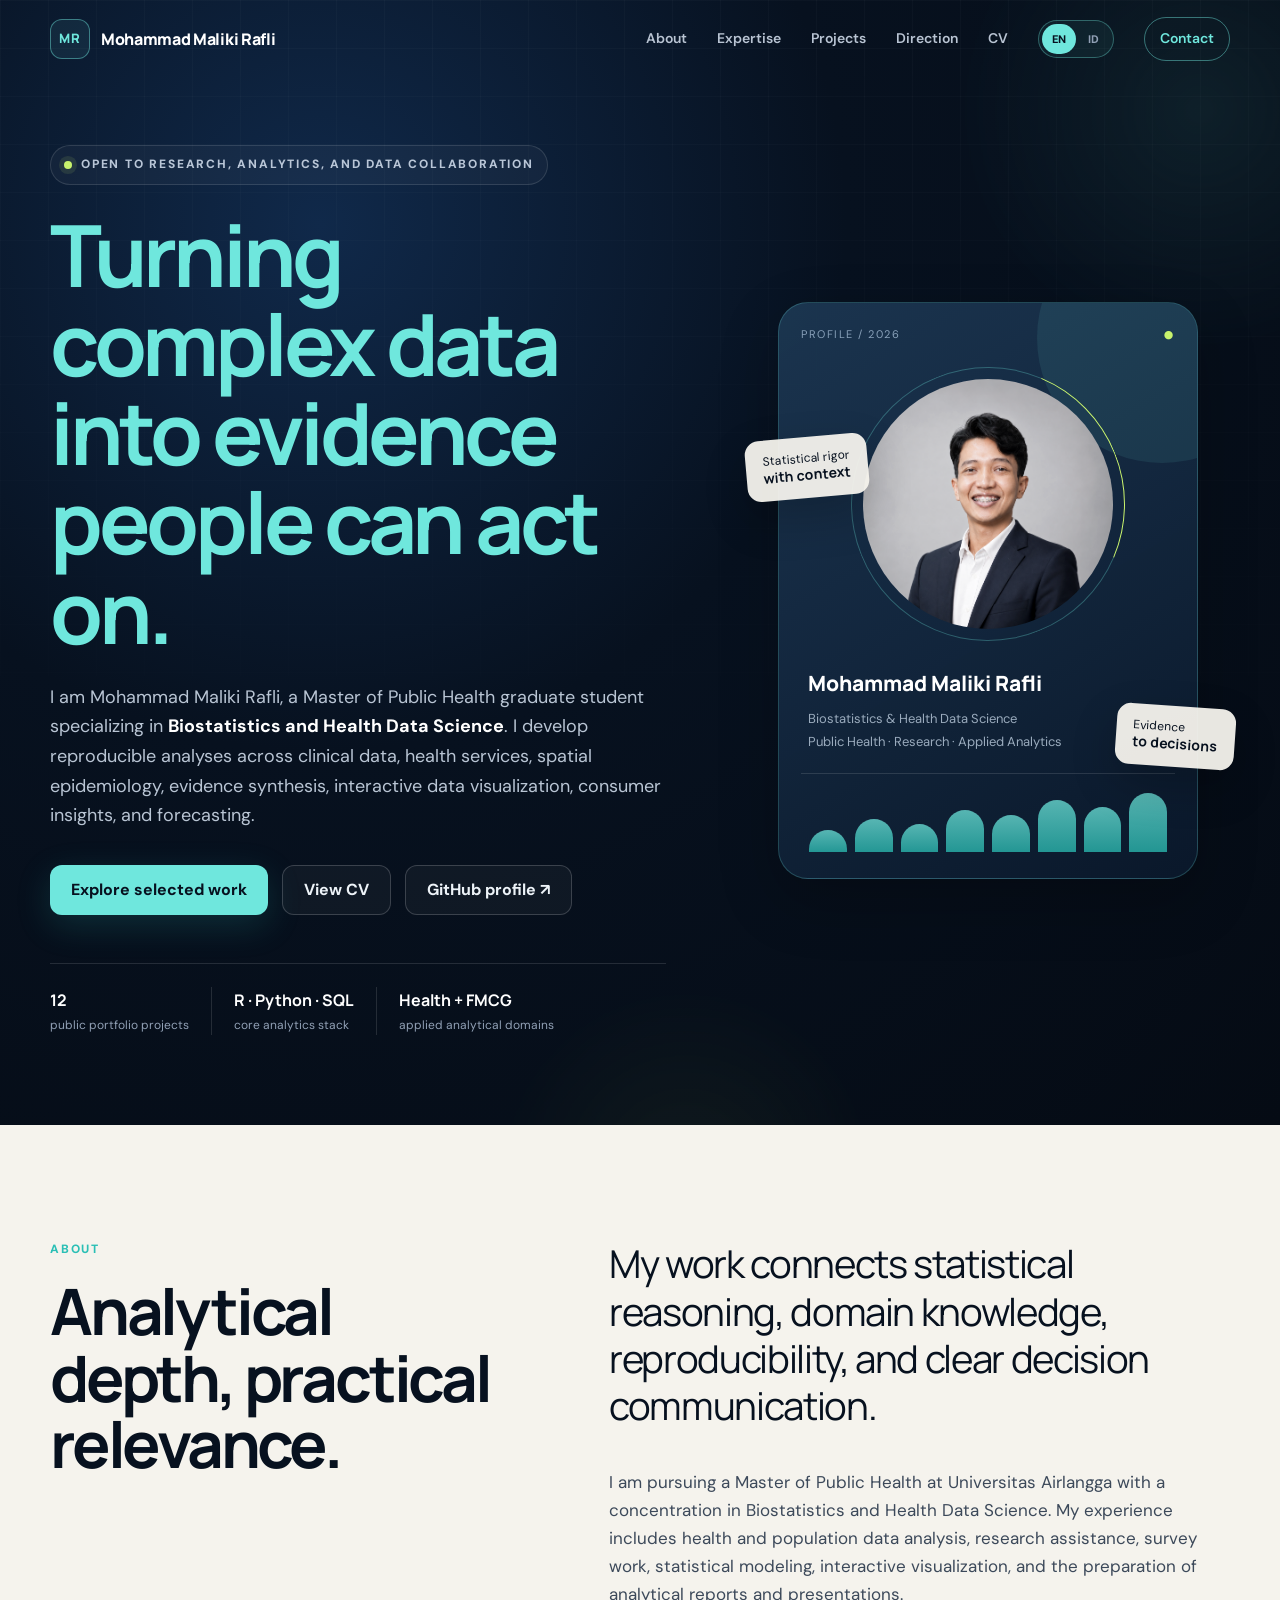
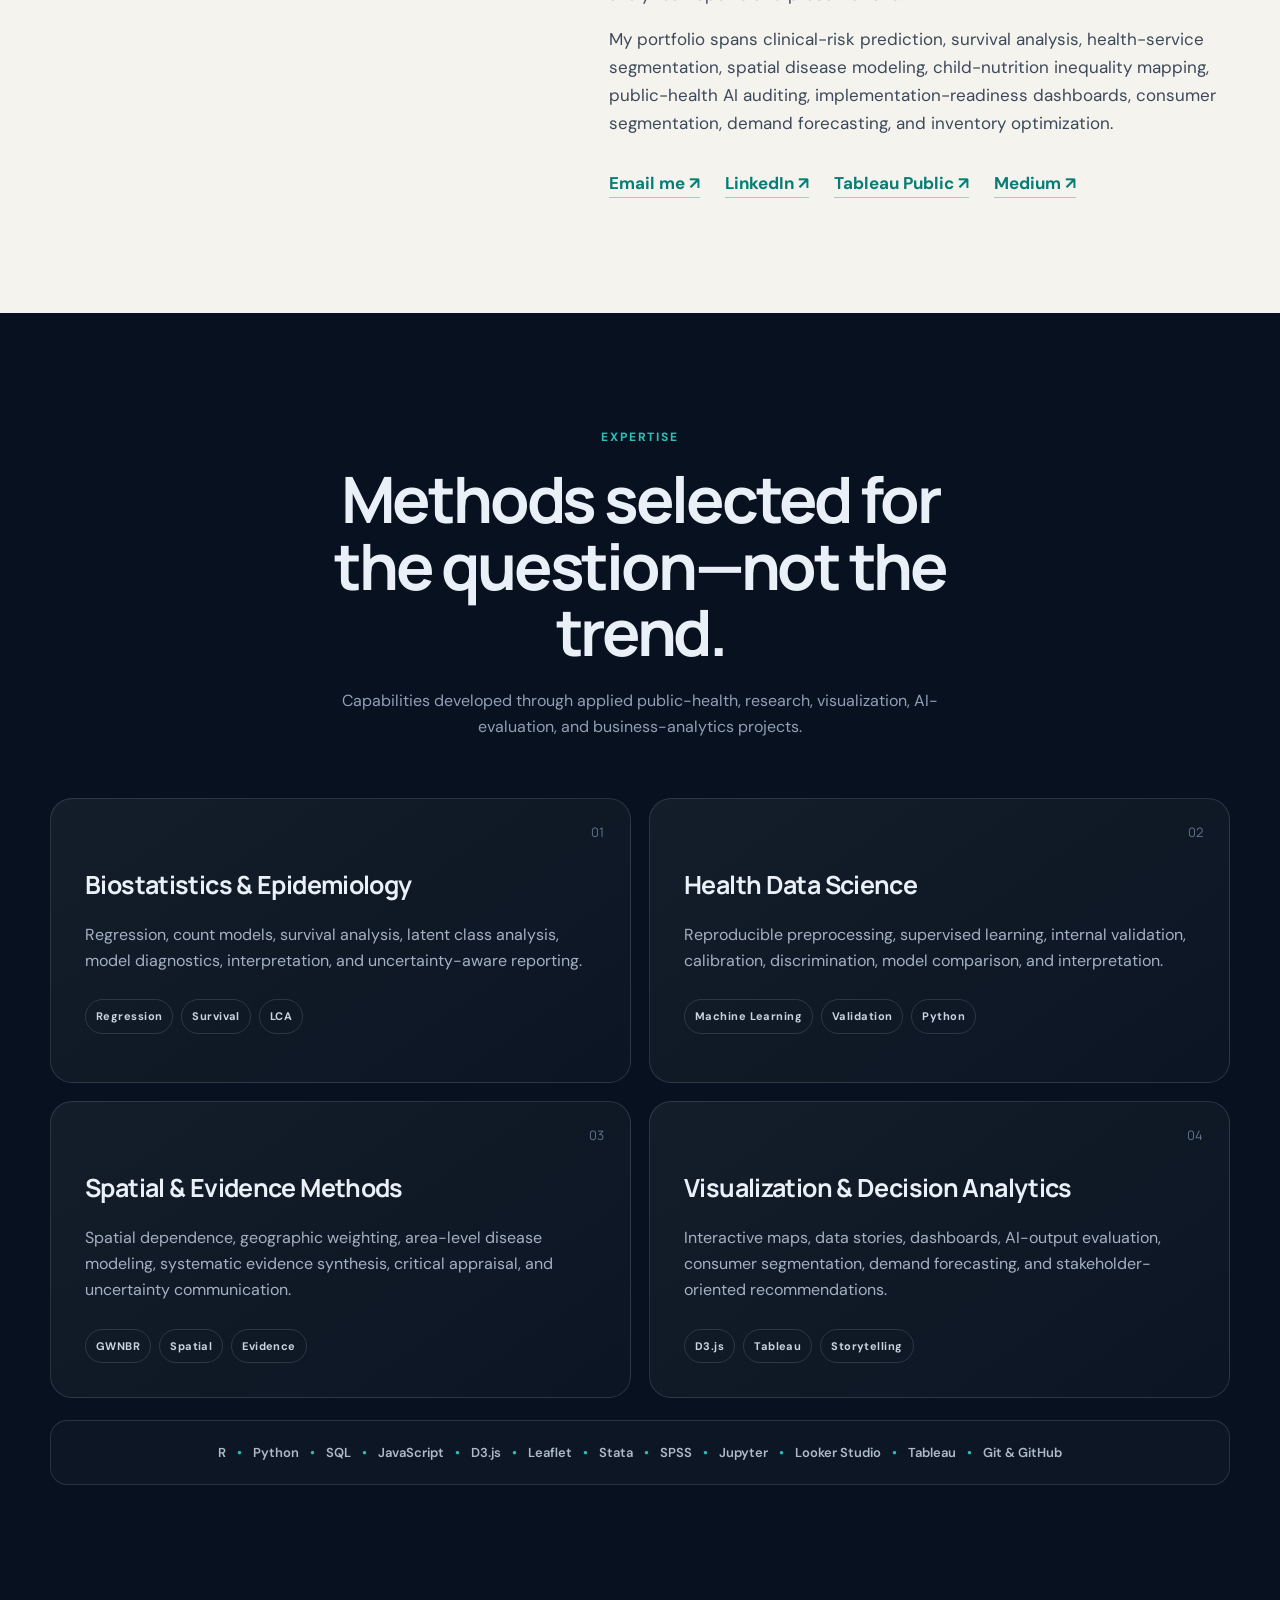
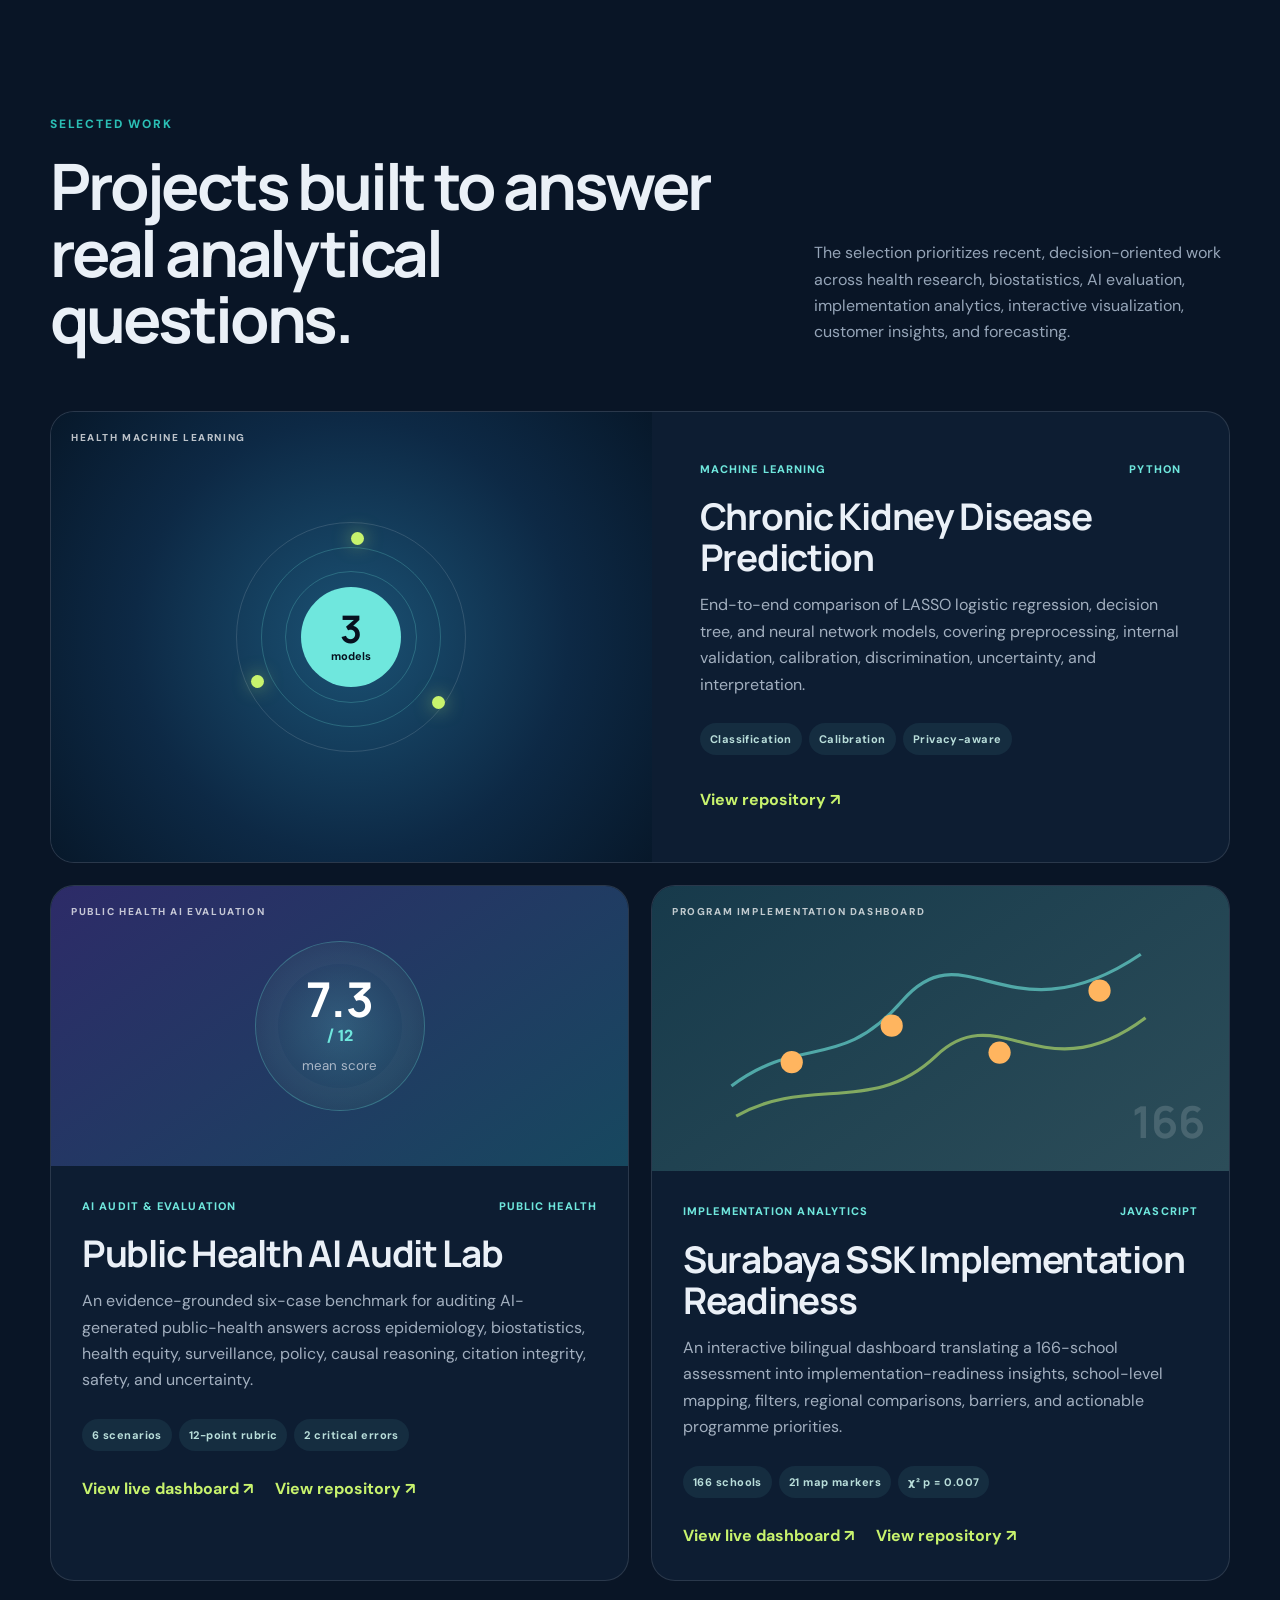
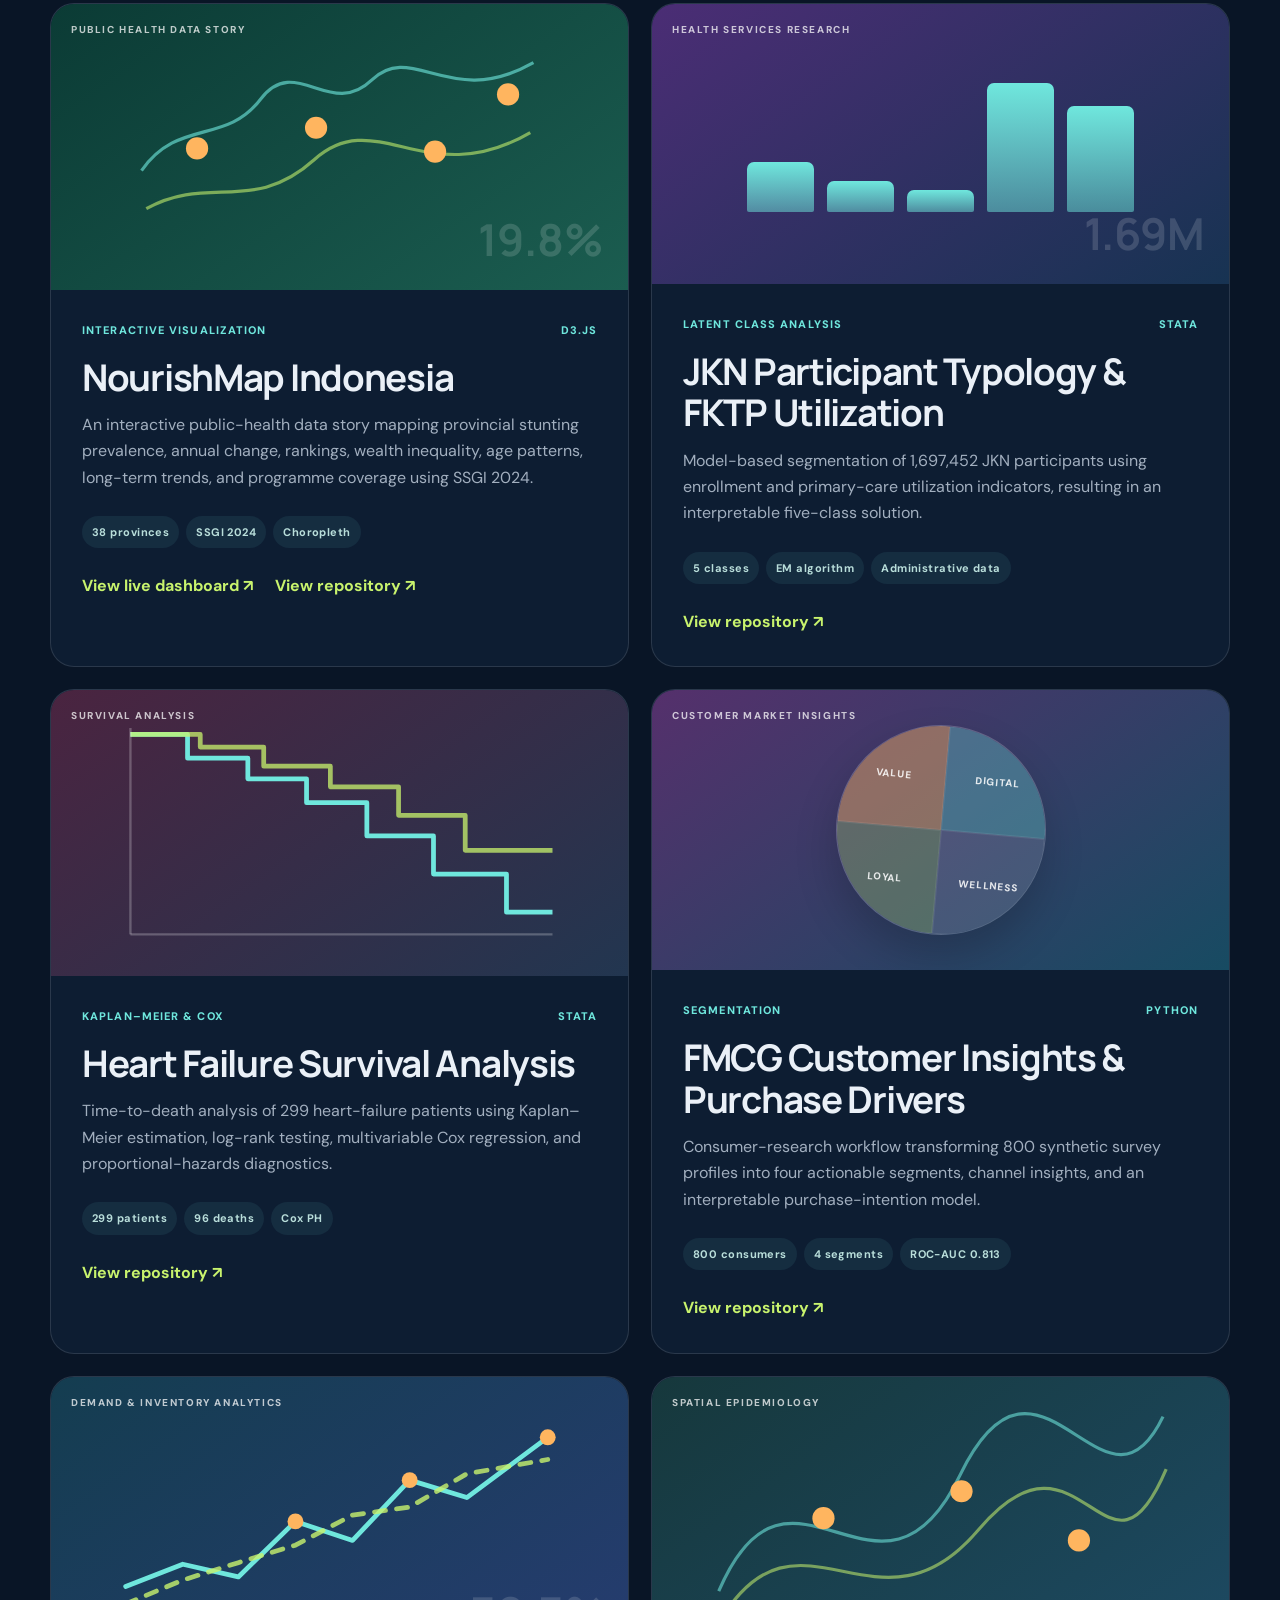
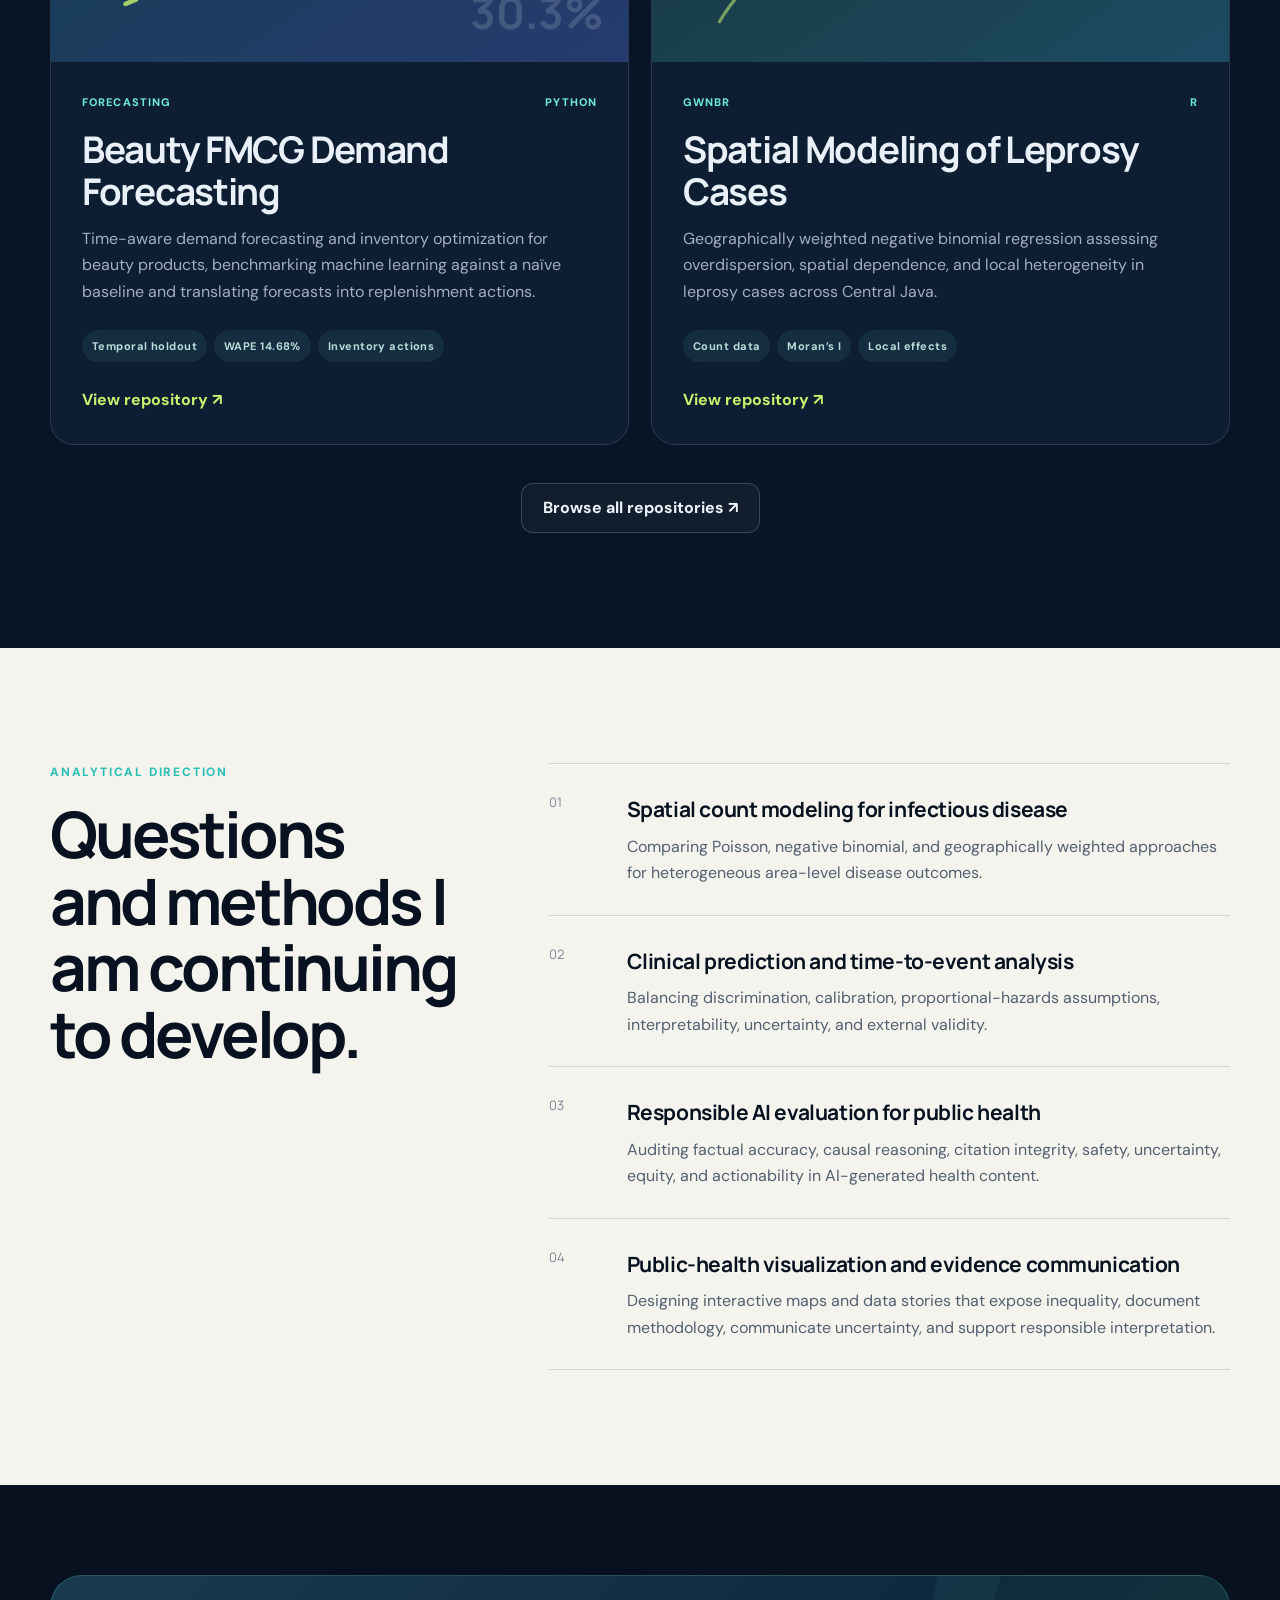
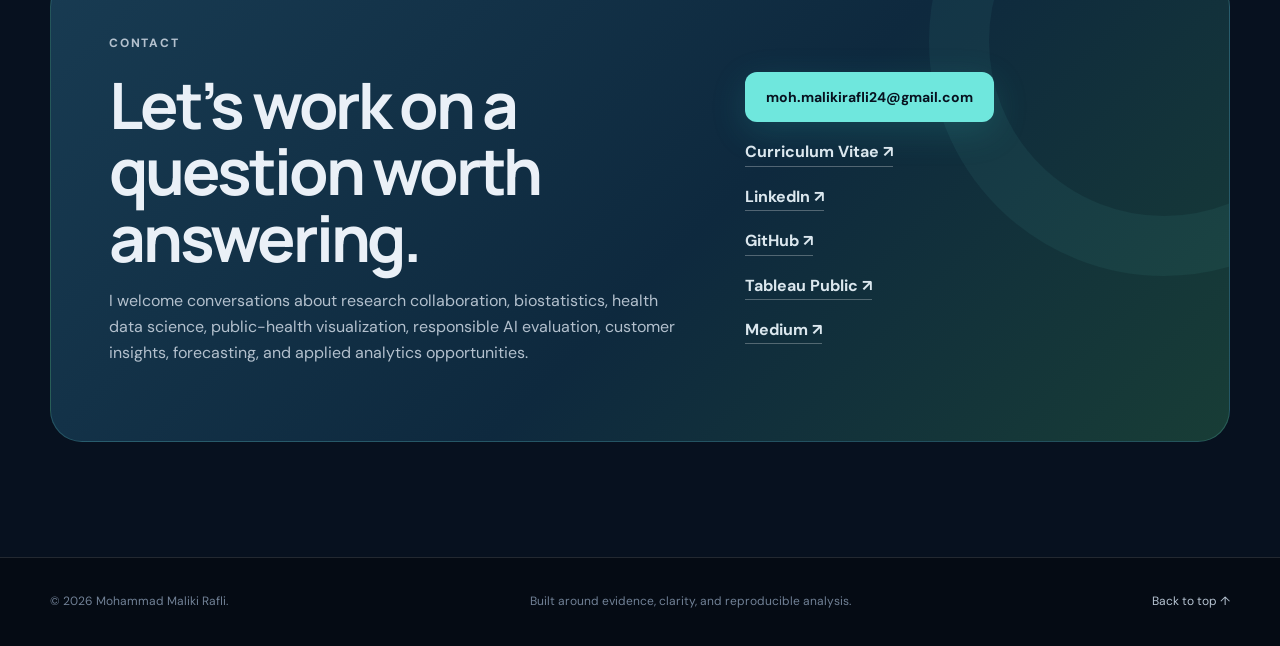
<file: index.html>
<!doctype html>
<html lang="en">
<head>
  <meta charset="utf-8" />
  <meta name="viewport" content="width=device-width, initial-scale=1" />
  <meta name="description" content="Portfolio of Mohammad Maliki Rafli — biostatistics, health data science, public health research, interactive data visualization, consumer insights, and applied analytics." />
  <meta name="theme-color" content="#07111f" />
  <meta property="og:title" content="Mohammad Maliki Rafli | Biostatistics, Health Data Science & Analytics" />
  <meta property="og:description" content="Reproducible analytics across public health, clinical data, spatial epidemiology, interactive visualization, consumer insights, and forecasting." />
  <meta property="og:type" content="website" />
  <meta property="og:url" content="https://mohmalikirafli.github.io/" />
  <meta name="twitter:card" content="summary" />
  <link rel="canonical" href="https://mohmalikirafli.github.io/" />
  <title>Mohammad Maliki Rafli | Biostatistics, Health Data Science & Analytics</title>
  <link rel="icon" href="assets/favicon.svg" type="image/svg+xml" />
  <link rel="preconnect" href="https://fonts.googleapis.com" />
  <link rel="preconnect" href="https://fonts.gstatic.com" crossorigin />
  <link href="https://fonts.googleapis.com/css2?family=DM+Sans:wght@400;500;600;700&family=Manrope:wght@600;700;800&display=swap" rel="stylesheet" />
  <link rel="stylesheet" href="styles.css" />
  <script defer src="script.js"></script>
</head>
<body>
  <a class="skip-link" href="#main" data-i18n="skipContent">Skip to content</a>

  <header class="site-header" id="top">
    <nav class="nav container" aria-label="Primary navigation">
      <a class="brand" href="#top" aria-label="Mohammad Maliki Rafli home">
        <span class="brand-mark" aria-hidden="true">MR</span>
        <span class="brand-text">Mohammad Maliki Rafli</span>
      </a>

      <button class="nav-toggle" aria-expanded="false" aria-controls="nav-menu" aria-label="Open navigation">
        <span></span><span></span><span></span>
      </button>

      <div class="nav-menu" id="nav-menu">
        <a href="#about" data-i18n="navAbout">About</a>
        <a href="#expertise" data-i18n="navExpertise">Expertise</a>
        <a href="#projects" data-i18n="navProjects">Projects</a>
        <a href="#research" data-i18n="navDirection">Direction</a>
        <a href="cv/">CV</a>
        <div class="language-switch" role="group" aria-label="Language selection">
          <button type="button" class="language-option active" data-language="en" aria-pressed="true">EN</button>
          <button type="button" class="language-option" data-language="id" aria-pressed="false">ID</button>
        </div>
        <a href="#contact" class="nav-cta" data-i18n="navContact">Contact</a>
      </div>
    </nav>
  </header>

  <main id="main">
    <section class="hero">
      <div class="hero-glow hero-glow-one"></div>
      <div class="hero-glow hero-glow-two"></div>
      <div class="container hero-grid">
        <div class="hero-copy reveal">
          <div class="eyebrow"><span class="status-dot"></span><span data-i18n="heroStatus">Open to research, analytics, and data collaboration</span></div>
          <h1><span data-i18n="heroTitleLead">Turning complex data into</span> <span data-i18n="heroTitleAccent">evidence people can act on.</span></h1>
          <p class="hero-lead"><span data-i18n="heroIntro">I am Mohammad Maliki Rafli, a Master of Public Health graduate student specializing in</span> <strong data-i18n="heroField">Biostatistics and Health Data Science</strong><span data-i18n="heroScope">. I develop reproducible analyses across clinical data, health services, spatial epidemiology, evidence synthesis, interactive data visualization, consumer insights, and forecasting.</span></p>
          <div class="hero-actions">
            <a class="button button-primary" href="#projects" data-i18n="exploreWork">Explore selected work</a>
            <a class="button button-secondary" href="cv/" data-i18n="viewCv">View CV</a>
            <a class="button button-secondary" href="https://github.com/mohmalikirafli" target="_blank" rel="noreferrer" data-i18n="githubProfile">GitHub profile ↗</a>
          </div>
          <div class="hero-proof" aria-label="Portfolio summary">
            <div><strong>12</strong><span data-i18n="publicProjects">public portfolio projects</span></div>
            <div><strong>R · Python · SQL</strong><span data-i18n="analyticsStack">core analytics stack</span></div>
            <div><strong>Health + FMCG</strong><span data-i18n="appliedDomains">applied analytical domains</span></div>
          </div>
        </div>

        <div class="hero-visual reveal">
          <div class="profile-card">
            <div class="profile-topline"><span>PROFILE / 2026</span><span class="profile-signal">●</span></div>
            <div class="portrait-wrap">
              <img src="https://avatars.githubusercontent.com/u/194503089?v=4" alt="Mohammad Maliki Rafli" />
              <div class="portrait-ring"></div>
            </div>
            <div class="profile-meta">
              <p class="profile-name">Mohammad Maliki Rafli</p>
              <p data-i18n="profileField">Biostatistics & Health Data Science</p>
              <p data-i18n="profileScope">Public Health · Research · Applied Analytics</p>
            </div>
            <div class="mini-chart" aria-hidden="true"><span style="height:36%"></span><span style="height:55%"></span><span style="height:47%"></span><span style="height:71%"></span><span style="height:62%"></span><span style="height:88%"></span><span style="height:76%"></span><span style="height:100%"></span></div>
          </div>
          <div class="floating-note note-one"><span data-i18n="rigor">Statistical rigor</span><br><strong data-i18n="withContext">with context</strong></div>
          <div class="floating-note note-two"><span data-i18n="evidence">Evidence</span><br><strong data-i18n="toDecisions">to decisions</strong></div>
        </div>
      </div>
    </section>

    <section class="section section-light" id="about">
      <div class="container about-grid">
        <div class="section-heading reveal"><p class="section-kicker" data-i18n="navAbout">About</p><h2 data-i18n="aboutTitle">Analytical depth, practical relevance.</h2></div>
        <div class="about-copy reveal">
          <p class="large-copy" data-i18n="aboutLead">My work connects statistical reasoning, domain knowledge, reproducibility, and clear decision communication.</p>
          <p data-i18n="aboutEducation">I am pursuing a Master of Public Health at Universitas Airlangga with a concentration in Biostatistics and Health Data Science. My experience includes health and population data analysis, research assistance, survey work, statistical modeling, interactive visualization, and the preparation of analytical reports and presentations.</p>
          <p data-i18n="aboutPortfolio">My portfolio spans clinical-risk prediction, survival analysis, health-service segmentation, spatial disease modeling, child-nutrition inequality mapping, public-health AI auditing, implementation-readiness dashboards, consumer segmentation, demand forecasting, and inventory optimization.</p>
          <div class="about-links">
            <a href="mailto:moh.malikirafli24@gmail.com" data-i18n="emailMe">Email me ↗</a>
            <a href="https://www.linkedin.com/in/malikirafli" target="_blank" rel="noreferrer">LinkedIn ↗</a>
            <a href="https://public.tableau.com/app/profile/mohammad.maliki.rafli/vizzes" target="_blank" rel="noreferrer">Tableau Public ↗</a>
            <a href="https://medium.com/@malikirafli" target="_blank" rel="noreferrer">Medium ↗</a>
          </div>
        </div>
      </div>
    </section>

    <section class="section" id="expertise">
      <div class="container">
        <div class="section-heading centered reveal"><p class="section-kicker" data-i18n="navExpertise">Expertise</p><h2 data-i18n="expertiseTitle">Methods selected for the question—not the trend.</h2><p data-i18n="expertiseIntro">Capabilities developed through applied public-health, research, visualization, AI-evaluation, and business-analytics projects.</p></div>
        <div class="expertise-grid">
          <article class="expertise-card reveal"><span class="card-index">01</span><h3 data-i18n="expertiseBioTitle">Biostatistics & Epidemiology</h3><p data-i18n="expertiseBioText">Regression, count models, survival analysis, latent class analysis, model diagnostics, interpretation, and uncertainty-aware reporting.</p><div class="tag-row"><span>Regression</span><span>Survival</span><span>LCA</span></div></article>
          <article class="expertise-card reveal"><span class="card-index">02</span><h3 data-i18n="expertiseDataTitle">Health Data Science</h3><p data-i18n="expertiseDataText">Reproducible preprocessing, supervised learning, internal validation, calibration, discrimination, model comparison, and interpretation.</p><div class="tag-row"><span>Machine Learning</span><span>Validation</span><span>Python</span></div></article>
          <article class="expertise-card reveal"><span class="card-index">03</span><h3 data-i18n="expertiseSpatialTitle">Spatial & Evidence Methods</h3><p data-i18n="expertiseSpatialText">Spatial dependence, geographic weighting, area-level disease modeling, systematic evidence synthesis, critical appraisal, and uncertainty communication.</p><div class="tag-row"><span>GWNBR</span><span>Spatial</span><span>Evidence</span></div></article>
          <article class="expertise-card reveal"><span class="card-index">04</span><h3 data-i18n="expertiseDecisionTitle">Visualization & Decision Analytics</h3><p data-i18n="expertiseDecisionText">Interactive maps, data stories, dashboards, AI-output evaluation, consumer segmentation, demand forecasting, and stakeholder-oriented recommendations.</p><div class="tag-row"><span>D3.js</span><span>Tableau</span><span>Storytelling</span></div></article>
        </div>
        <div class="tool-belt reveal" aria-label="Tools"><span>R</span><span>Python</span><span>SQL</span><span>JavaScript</span><span>D3.js</span><span>Leaflet</span><span>Stata</span><span>SPSS</span><span>Jupyter</span><span>Looker Studio</span><span>Tableau</span><span>Git & GitHub</span></div>
      </div>
    </section>

    <section class="section section-projects" id="projects">
      <div class="container">
        <div class="projects-heading reveal"><div><p class="section-kicker" data-i18n="selectedWork">Selected work</p><h2 data-i18n="projectsTitle">Projects built to answer real analytical questions.</h2></div><p data-i18n="projectsIntro">The selection prioritizes recent, decision-oriented work across health research, biostatistics, AI evaluation, implementation analytics, interactive visualization, customer insights, and forecasting.</p></div>
        <div class="project-grid">
          <article class="project-card project-featured reveal"><div class="project-visual visual-ckd"><span class="visual-label">HEALTH MACHINE LEARNING</span><div class="metric-orbit"><div class="orbit-center"><strong>3</strong><span>models</span></div><i></i><i></i><i></i></div></div><div class="project-content"><div class="project-top"><span>Machine Learning</span><span>Python</span></div><h3 data-i18n="ckdTitle">Chronic Kidney Disease Prediction</h3><p data-i18n="ckdText">End-to-end comparison of LASSO logistic regression, decision tree, and neural network models, covering preprocessing, internal validation, calibration, discrimination, uncertainty, and interpretation.</p><div class="project-facts"><span data-i18n="classification">Classification</span><span>Calibration</span><span data-i18n="privacyAware">Privacy-aware</span></div><div class="project-actions"><a href="https://github.com/mohmalikirafli/chronic-kidney-disease-ml-prediction" target="_blank" rel="noreferrer" data-i18n="viewRepository">View repository ↗</a></div></div></article>
          <article class="project-card reveal"><div class="project-visual visual-ai"><span class="visual-label">PUBLIC HEALTH AI EVALUATION</span><div class="audit-gauge"><strong>7.3</strong><span>/ 12</span><small data-i18n="meanScore">mean score</small></div></div><div class="project-content"><div class="project-top"><span data-i18n="aiAudit">AI Audit & Evaluation</span><span data-i18n="publicHealth">Public Health</span></div><h3 data-i18n="aiTitle">Public Health AI Audit Lab</h3><p data-i18n="aiText">An evidence-grounded six-case benchmark for auditing AI-generated public-health answers across epidemiology, biostatistics, health equity, surveillance, policy, causal reasoning, citation integrity, safety, and uncertainty.</p><div class="project-facts"><span data-i18n="sixScenarios">6 scenarios</span><span data-i18n="rubric12">12-point rubric</span><span data-i18n="criticalErrors">2 critical errors</span></div><div class="project-actions"><a href="https://github.com/mohmalikirafli/public-health-ai-audit-lab" target="_blank" rel="noreferrer" data-i18n="viewRepository">View repository ↗</a></div></div></article>
          <article class="project-card reveal"><div class="project-visual visual-ssk"><span class="visual-label">PROGRAM IMPLEMENTATION DASHBOARD</span><svg viewBox="0 0 320 180"><path d="M28 126 C72 93,96 118,136 72 S203 99,286 43"/><path d="M31 145 C77 119,117 145,157 107 S224 132,289 83"/><circle cx="66" cy="111" r="7"/><circle cx="129" cy="88" r="7"/><circle cx="197" cy="105" r="7"/><circle cx="260" cy="66" r="7"/></svg><strong class="visual-number">166</strong></div><div class="project-content"><div class="project-top"><span data-i18n="implementationAnalytics">Implementation Analytics</span><span>JavaScript</span></div><h3 data-i18n="sskTitle">Surabaya SSK Implementation Readiness</h3><p data-i18n="sskText">An interactive bilingual dashboard translating a 166-school assessment into implementation-readiness insights, school-level mapping, filters, regional comparisons, barriers, and actionable programme priorities.</p><div class="project-facts"><span data-i18n="schools166">166 schools</span><span data-i18n="markers21">21 map markers</span><span>χ² p = 0.007</span></div><div class="project-actions"><a href="https://mohmalikirafli.github.io/surabaya-ssk-readiness/" target="_blank" rel="noreferrer" data-i18n="viewLive">View live dashboard ↗</a><a href="https://github.com/mohmalikirafli/surabaya-ssk-readiness" target="_blank" rel="noreferrer" data-i18n="viewRepository">View repository ↗</a></div></div></article>
          <article class="project-card reveal"><div class="project-visual visual-nutrition"><span class="visual-label">PUBLIC HEALTH DATA STORY</span><svg viewBox="0 0 320 180"><path d="M35 105 C58 72,88 89,110 60 S154 73,180 48 S229 67,282 37"/><path d="M38 129 C78 107,105 133,144 98 S215 119,280 81"/><circle cx="70" cy="91" r="7"/><circle cx="145" cy="78" r="7"/><circle cx="220" cy="93" r="7"/><circle cx="266" cy="57" r="7"/></svg><strong class="visual-number">19.8%</strong></div><div class="project-content"><div class="project-top"><span data-i18n="interactiveViz">Interactive Visualization</span><span>D3.js</span></div><h3>NourishMap Indonesia</h3><p data-i18n="nutritionText">An interactive public-health data story mapping provincial stunting prevalence, annual change, rankings, wealth inequality, age patterns, long-term trends, and programme coverage using SSGI 2024.</p><div class="project-facts"><span data-i18n="provinces38">38 provinces</span><span>SSGI 2024</span><span>Choropleth</span></div><div class="project-actions"><a href="https://mohmalikirafli.github.io/indonesia-child-nutrition-map/" target="_blank" rel="noreferrer" data-i18n="viewLive">View live dashboard ↗</a><a href="https://github.com/mohmalikirafli/indonesia-child-nutrition-map" target="_blank" rel="noreferrer" data-i18n="viewRepository">View repository ↗</a></div></div></article>
          <article class="project-card reveal"><div class="project-visual visual-lca"><span class="visual-label">HEALTH SERVICES RESEARCH</span><div class="class-bars"><span></span><span></span><span></span><span></span><span></span></div><strong class="visual-number">1.69M</strong></div><div class="project-content"><div class="project-top"><span>Latent Class Analysis</span><span>Stata</span></div><h3 data-i18n="jknTitle">JKN Participant Typology & FKTP Utilization</h3><p data-i18n="jknText">Model-based segmentation of 1,697,452 JKN participants using enrollment and primary-care utilization indicators, resulting in an interpretable five-class solution.</p><div class="project-facts"><span data-i18n="fiveClasses">5 classes</span><span>EM algorithm</span><span data-i18n="administrativeData">Administrative data</span></div><div class="project-actions"><a href="https://github.com/mohmalikirafli/jkn-fktp-latent-class-analysis" target="_blank" rel="noreferrer" data-i18n="viewRepository">View repository ↗</a></div></div></article>
          <article class="project-card reveal"><div class="project-visual visual-survival"><span class="visual-label">SURVIVAL ANALYSIS</span><svg viewBox="0 0 320 180"><path d="M28 28 H64 V43 H102 V56 H139 V71 H177 V92 H219 V116 H265 V140 H294"/><path d="M28 28 H72 V36 H112 V48 H154 V61 H197 V79 H239 V101 H294"/><line x1="28" y1="154" x2="294" y2="154"/><line x1="28" y1="24" x2="28" y2="154"/></svg></div><div class="project-content"><div class="project-top"><span>Kaplan–Meier & Cox</span><span>Stata</span></div><h3 data-i18n="survivalTitle">Heart Failure Survival Analysis</h3><p data-i18n="survivalText">Time-to-death analysis of 299 heart-failure patients using Kaplan–Meier estimation, log-rank testing, multivariable Cox regression, and proportional-hazards diagnostics.</p><div class="project-facts"><span data-i18n="patients299">299 patients</span><span data-i18n="deaths96">96 deaths</span><span>Cox PH</span></div><div class="project-actions"><a href="https://github.com/mohmalikirafli/heart-failure-survival-analysis" target="_blank" rel="noreferrer" data-i18n="viewRepository">View repository ↗</a></div></div></article>
          <article class="project-card reveal"><div class="project-visual visual-insights"><span class="visual-label">CUSTOMER MARKET INSIGHTS</span><div class="segment-wheel"><span>VALUE</span><span>DIGITAL</span><span>LOYAL</span><span>WELLNESS</span></div></div><div class="project-content"><div class="project-top"><span data-i18n="segmentation">Segmentation</span><span>Python</span></div><h3 data-i18n="fmcgTitle">FMCG Customer Insights & Purchase Drivers</h3><p data-i18n="fmcgText">Consumer-research workflow transforming 800 synthetic survey profiles into four actionable segments, channel insights, and an interpretable purchase-intention model.</p><div class="project-facts"><span data-i18n="consumers800">800 consumers</span><span data-i18n="segments4">4 segments</span><span>ROC-AUC 0.813</span></div><div class="project-actions"><a href="https://github.com/mohmalikirafli/fmcg-customer-insights-segmentation" target="_blank" rel="noreferrer" data-i18n="viewRepository">View repository ↗</a></div></div></article>
          <article class="project-card reveal"><div class="project-visual visual-forecast"><span class="visual-label">DEMAND & INVENTORY ANALYTICS</span><svg viewBox="0 0 320 180"><polyline points="25,132 61,118 96,126 132,91 168,103 204,65 240,76 291,38"/><polyline points="25,143 61,128 96,117 132,106 168,87 204,82 240,61 291,52"/><circle cx="132" cy="91" r="5"/><circle cx="204" cy="65" r="5"/><circle cx="291" cy="38" r="5"/></svg><strong class="visual-number">30.3%</strong></div><div class="project-content"><div class="project-top"><span data-i18n="forecasting">Forecasting</span><span>Python</span></div><h3 data-i18n="forecastTitle">Beauty FMCG Demand Forecasting</h3><p data-i18n="forecastText">Time-aware demand forecasting and inventory optimization for beauty products, benchmarking machine learning against a naïve baseline and translating forecasts into replenishment actions.</p><div class="project-facts"><span data-i18n="temporalHoldout">Temporal holdout</span><span>WAPE 14.68%</span><span data-i18n="inventoryActions">Inventory actions</span></div><div class="project-actions"><a href="https://github.com/mohmalikirafli/beauty-fmcg-demand-forecasting" target="_blank" rel="noreferrer" data-i18n="viewRepository">View repository ↗</a></div></div></article>
          <article class="project-card reveal"><div class="project-visual visual-spatial"><span class="visual-label">SPATIAL EPIDEMIOLOGY</span><svg viewBox="0 0 320 180"><path d="M20 135 C65 30, 122 165, 172 62 S263 102,300 25"/><path d="M20 155 C70 70, 120 172, 184 96 S265 145,302 58"/><circle cx="86" cy="89" r="7"/><circle cx="173" cy="72" r="7"/><circle cx="247" cy="103" r="7"/></svg></div><div class="project-content"><div class="project-top"><span>GWNBR</span><span>R</span></div><h3 data-i18n="leprosyTitle">Spatial Modeling of Leprosy Cases</h3><p data-i18n="leprosyText">Geographically weighted negative binomial regression assessing overdispersion, spatial dependence, and local heterogeneity in leprosy cases across Central Java.</p><div class="project-facts"><span data-i18n="countData">Count data</span><span>Moran’s I</span><span data-i18n="localEffects">Local effects</span></div><div class="project-actions"><a href="https://github.com/mohmalikirafli/gwnbr-leprosy-cases-central-java-2023" target="_blank" rel="noreferrer" data-i18n="viewRepository">View repository ↗</a></div></div></article>
        </div>
        <div class="all-projects reveal"><a class="button button-secondary" href="https://github.com/mohmalikirafli?tab=repositories" target="_blank" rel="noreferrer" data-i18n="browseRepositories">Browse all repositories ↗</a></div>
      </div>
    </section>

    <section class="section section-light" id="research">
      <div class="container research-grid">
        <div class="section-heading reveal"><p class="section-kicker" data-i18n="analyticalDirection">Analytical direction</p><h2 data-i18n="researchTitle">Questions and methods I am continuing to develop.</h2></div>
        <div class="research-list">
          <article class="research-item reveal"><span>01</span><div><h3 data-i18n="researchSpatialTitle">Spatial count modeling for infectious disease</h3><p data-i18n="researchSpatialText">Comparing Poisson, negative binomial, and geographically weighted approaches for heterogeneous area-level disease outcomes.</p></div></article>
          <article class="research-item reveal"><span>02</span><div><h3 data-i18n="researchClinicalTitle">Clinical prediction and time-to-event analysis</h3><p data-i18n="researchClinicalText">Balancing discrimination, calibration, proportional-hazards assumptions, interpretability, uncertainty, and external validity.</p></div></article>
          <article class="research-item reveal"><span>03</span><div><h3 data-i18n="researchAiTitle">Responsible AI evaluation for public health</h3><p data-i18n="researchAiText">Auditing factual accuracy, causal reasoning, citation integrity, safety, uncertainty, equity, and actionability in AI-generated health content.</p></div></article>
          <article class="research-item reveal"><span>04</span><div><h3 data-i18n="researchVizTitle">Public-health visualization and evidence communication</h3><p data-i18n="researchVizText">Designing interactive maps and data stories that expose inequality, document methodology, communicate uncertainty, and support responsible interpretation.</p></div></article>
        </div>
      </div>
    </section>

    <section class="section contact-section" id="contact">
      <div class="container contact-panel reveal">
        <div><p class="section-kicker" data-i18n="navContact">Contact</p><h2 data-i18n="contactTitle">Let’s work on a question worth answering.</h2><p data-i18n="contactText">I welcome conversations about research collaboration, biostatistics, health data science, public-health visualization, responsible AI evaluation, customer insights, forecasting, and applied analytics opportunities.</p></div>
        <div class="contact-actions"><a class="button button-primary" href="mailto:moh.malikirafli24@gmail.com">moh.malikirafli24@gmail.com</a><a class="text-link" href="cv/">Curriculum Vitae ↗</a><a class="text-link" href="https://www.linkedin.com/in/malikirafli" target="_blank" rel="noreferrer">LinkedIn ↗</a><a class="text-link" href="https://github.com/mohmalikirafli" target="_blank" rel="noreferrer">GitHub ↗</a><a class="text-link" href="https://public.tableau.com/app/profile/mohammad.maliki.rafli/vizzes" target="_blank" rel="noreferrer">Tableau Public ↗</a><a class="text-link" href="https://medium.com/@malikirafli" target="_blank" rel="noreferrer">Medium ↗</a></div>
      </div>
    </section>
  </main>

  <footer class="site-footer"><div class="container footer-inner"><p>© <span id="year"></span> Mohammad Maliki Rafli.</p><p data-i18n="footerText">Built around evidence, clarity, and reproducible analysis.</p><a href="#top" data-i18n="backToTop">Back to top ↑</a></div></footer>
</body>
</html>
</file>
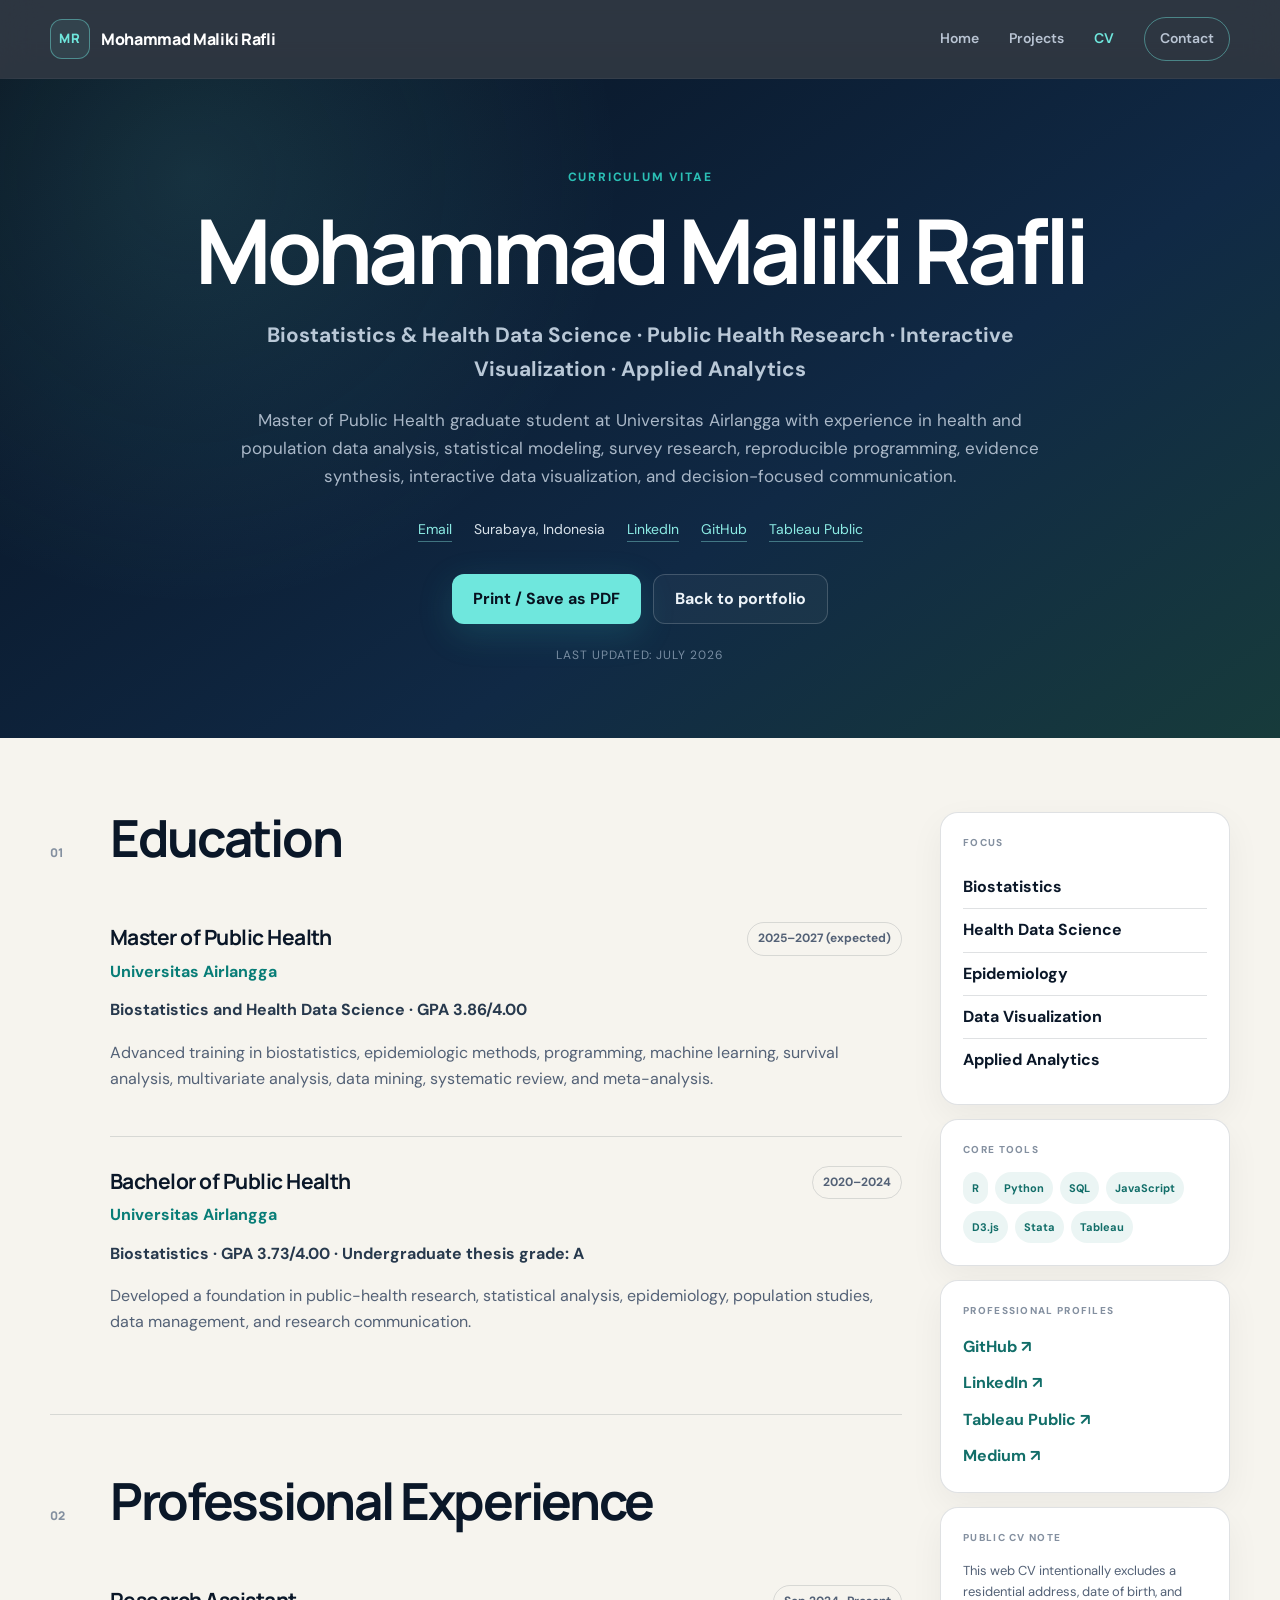
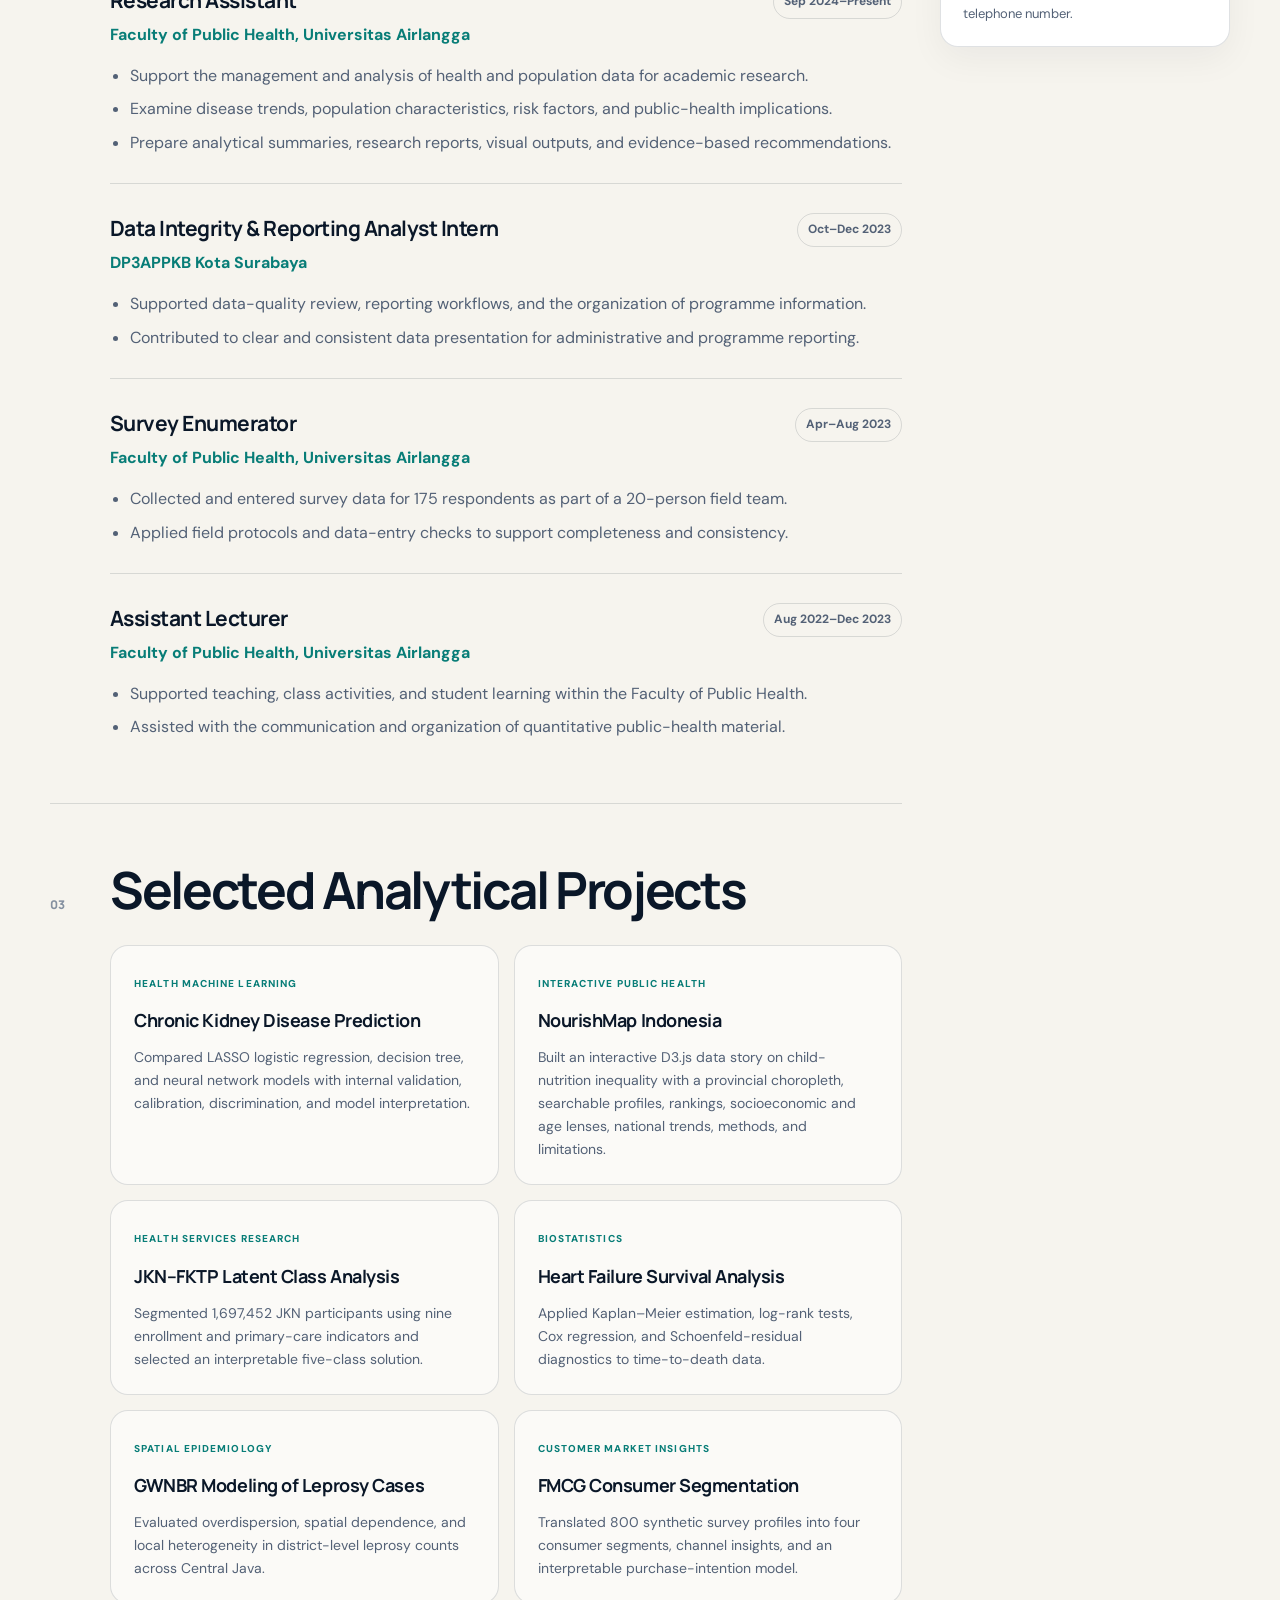
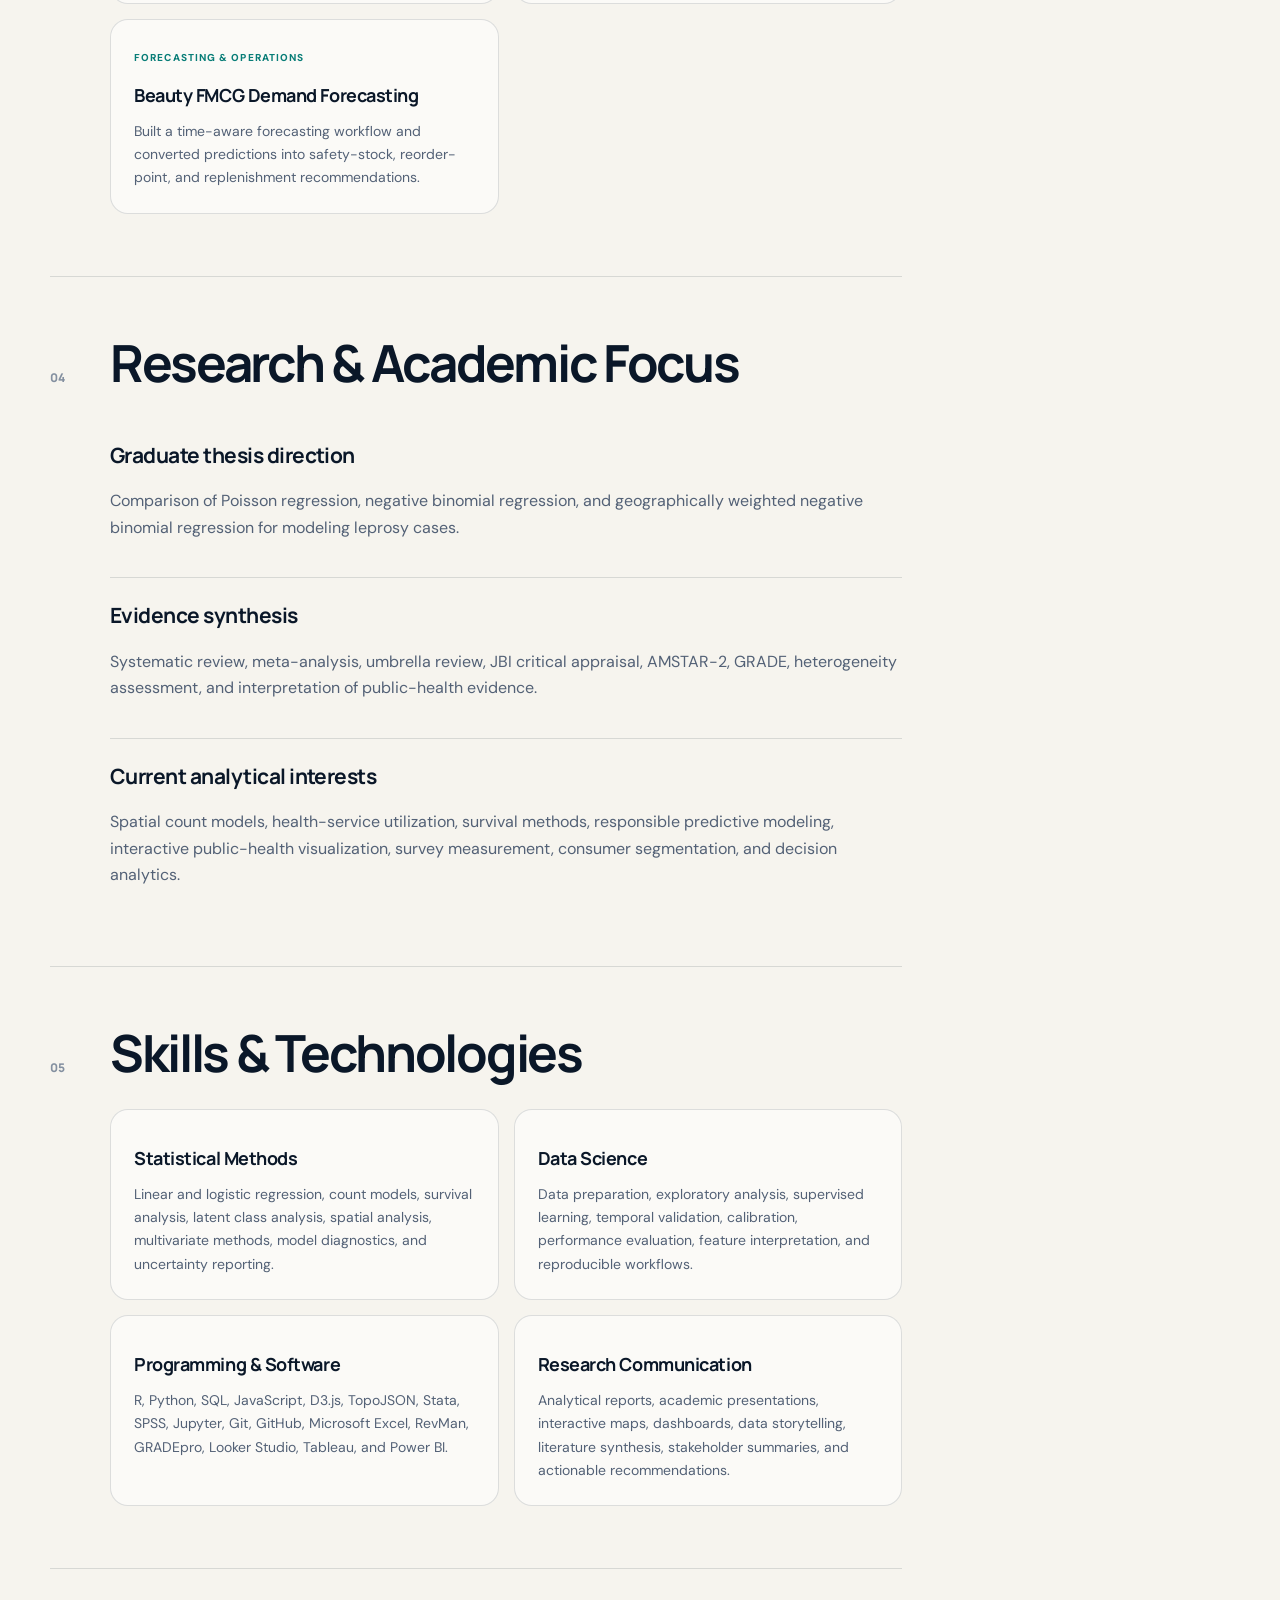
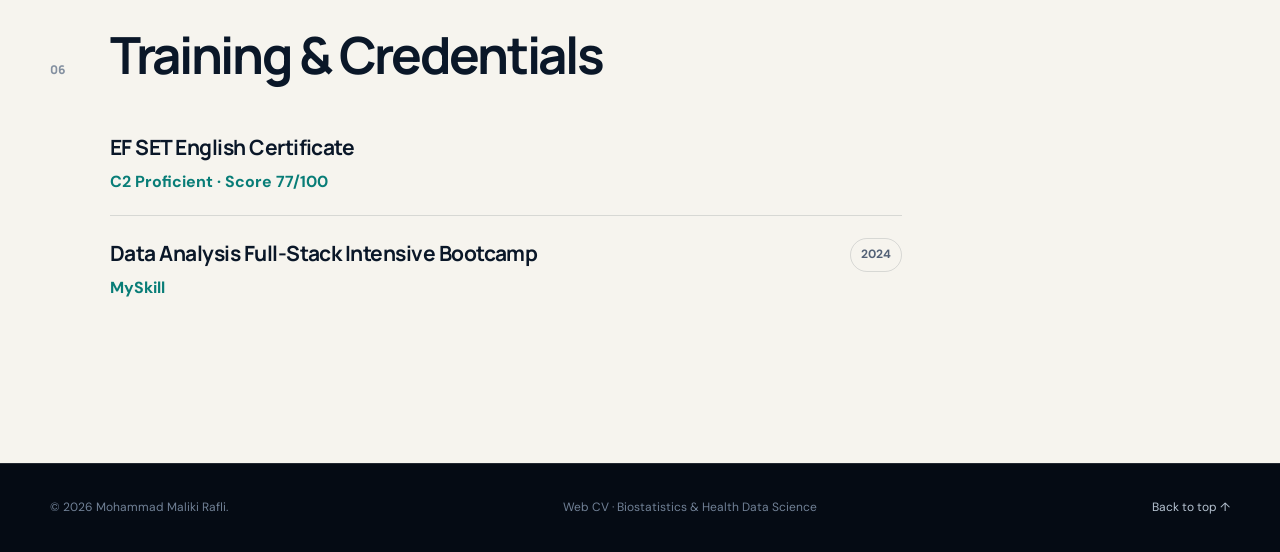
<file: cv/index.html>
<!doctype html>
<html lang="en">
<head>
  <meta charset="utf-8" />
  <meta name="viewport" content="width=device-width, initial-scale=1" />
  <meta name="description" content="Curriculum vitae of Mohammad Maliki Rafli — biostatistics, health data science, public health research, interactive visualization, and applied analytics." />
  <meta name="theme-color" content="#07111f" />
  <meta property="og:title" content="CV | Mohammad Maliki Rafli" />
  <meta property="og:description" content="Education, experience, analytical projects, methods, visualization, and technical skills in biostatistics and health data science." />
  <meta property="og:type" content="profile" />
  <meta property="og:url" content="https://mohmalikirafli.github.io/cv/" />
  <link rel="canonical" href="https://mohmalikirafli.github.io/cv/" />
  <title>CV | Mohammad Maliki Rafli</title>
  <link rel="icon" href="../assets/favicon.svg" type="image/svg+xml" />
  <link rel="preconnect" href="https://fonts.googleapis.com" />
  <link rel="preconnect" href="https://fonts.gstatic.com" crossorigin />
  <link href="https://fonts.googleapis.com/css2?family=DM+Sans:wght@400;500;600;700&family=Manrope:wght@600;700;800&display=swap" rel="stylesheet" />
  <link rel="stylesheet" href="../styles.css" />
  <link rel="stylesheet" href="../cv.css" />
</head>
<body class="cv-page">
  <a class="skip-link" href="#cv-main">Skip to CV</a>

  <header class="site-header scrolled" id="top">
    <nav class="nav container" aria-label="Primary navigation">
      <a class="brand" href="../" aria-label="Return to portfolio home">
        <span class="brand-mark" aria-hidden="true">MR</span>
        <span class="brand-text">Maliki Rafli</span>
      </a>
      <button class="nav-toggle" aria-expanded="false" aria-controls="nav-menu" aria-label="Open navigation"><span></span><span></span><span></span></button>
      <div class="nav-menu" id="nav-menu">
        <a href="../">Home</a>
        <a href="../#projects">Projects</a>
        <a href="./" class="active">CV</a>
        <a href="../#contact" class="nav-cta">Contact</a>
      </div>
    </nav>
  </header>

  <main id="cv-main" class="cv-main">
    <section class="cv-hero">
      <div class="container cv-hero-inner">
        <p class="section-kicker">Curriculum Vitae</p>
        <h1>Mohammad Maliki Rafli</h1>
        <p class="cv-title">Biostatistics & Health Data Science · Public Health Research · Interactive Visualization · Applied Analytics</p>
        <p class="cv-summary">Master of Public Health graduate student at Universitas Airlangga with experience in health and population data analysis, statistical modeling, survey research, reproducible programming, evidence synthesis, interactive data visualization, and decision-focused communication.</p>
        <div class="cv-contact" aria-label="Contact and professional profiles">
          <a href="mailto:moh.malikirafli24@gmail.com">Email</a><span>Surabaya, Indonesia</span><a href="https://www.linkedin.com/in/malikirafli" target="_blank" rel="noreferrer">LinkedIn</a><a href="https://github.com/mohmalikirafli" target="_blank" rel="noreferrer">GitHub</a><a href="https://public.tableau.com/app/profile/mohammad.maliki.rafli/vizzes" target="_blank" rel="noreferrer">Tableau Public</a>
        </div>
        <div class="cv-actions"><button class="button button-primary" id="print-cv" type="button">Print / Save as PDF</button><a class="button button-secondary" href="../">Back to portfolio</a></div>
        <p class="cv-updated">Last updated: July 2026</p>
      </div>
    </section>

    <div class="container cv-layout">
      <article class="cv-document">
        <section class="cv-section" aria-labelledby="education-heading">
          <div class="cv-section-heading"><p>01</p><h2 id="education-heading">Education</h2></div>
          <div class="cv-entry"><div class="cv-entry-header"><div><h3>Master of Public Health</h3><p class="cv-organization">Universitas Airlangga</p></div><p class="cv-date">2025–2027 (expected)</p></div><p class="cv-subtitle">Biostatistics and Health Data Science · GPA 3.86/4.00</p><p>Advanced training in biostatistics, epidemiologic methods, programming, machine learning, survival analysis, multivariate analysis, data mining, systematic review, and meta-analysis.</p></div>
          <div class="cv-entry"><div class="cv-entry-header"><div><h3>Bachelor of Public Health</h3><p class="cv-organization">Universitas Airlangga</p></div><p class="cv-date">2020–2024</p></div><p class="cv-subtitle">Biostatistics · GPA 3.73/4.00 · Undergraduate thesis grade: A</p><p>Developed a foundation in public-health research, statistical analysis, epidemiology, population studies, data management, and research communication.</p></div>
        </section>

        <section class="cv-section" aria-labelledby="experience-heading">
          <div class="cv-section-heading"><p>02</p><h2 id="experience-heading">Professional Experience</h2></div>
          <div class="cv-entry"><div class="cv-entry-header"><div><h3>Research Assistant</h3><p class="cv-organization">Faculty of Public Health, Universitas Airlangga</p></div><p class="cv-date">Sep 2024–Present</p></div><ul><li>Support the management and analysis of health and population data for academic research.</li><li>Examine disease trends, population characteristics, risk factors, and public-health implications.</li><li>Prepare analytical summaries, research reports, visual outputs, and evidence-based recommendations.</li></ul></div>
          <div class="cv-entry"><div class="cv-entry-header"><div><h3>Data Integrity & Reporting Analyst Intern</h3><p class="cv-organization">DP3APPKB Kota Surabaya</p></div><p class="cv-date">Oct–Dec 2023</p></div><ul><li>Supported data-quality review, reporting workflows, and the organization of programme information.</li><li>Contributed to clear and consistent data presentation for administrative and programme reporting.</li></ul></div>
          <div class="cv-entry"><div class="cv-entry-header"><div><h3>Survey Enumerator</h3><p class="cv-organization">Faculty of Public Health, Universitas Airlangga</p></div><p class="cv-date">Apr–Aug 2023</p></div><ul><li>Collected and entered survey data for 175 respondents as part of a 20-person field team.</li><li>Applied field protocols and data-entry checks to support completeness and consistency.</li></ul></div>
          <div class="cv-entry"><div class="cv-entry-header"><div><h3>Assistant Lecturer</h3><p class="cv-organization">Faculty of Public Health, Universitas Airlangga</p></div><p class="cv-date">Aug 2022–Dec 2023</p></div><ul><li>Supported teaching, class activities, and student learning within the Faculty of Public Health.</li><li>Assisted with the communication and organization of quantitative public-health material.</li></ul></div>
        </section>

        <section class="cv-section" aria-labelledby="projects-heading">
          <div class="cv-section-heading"><p>03</p><h2 id="projects-heading">Selected Analytical Projects</h2></div>
          <div class="cv-project-grid">
            <a class="cv-project" href="https://github.com/mohmalikirafli/chronic-kidney-disease-ml-prediction" target="_blank" rel="noreferrer"><span>Health Machine Learning</span><h3>Chronic Kidney Disease Prediction</h3><p>Compared LASSO logistic regression, decision tree, and neural network models with internal validation, calibration, discrimination, and model interpretation.</p></a>
            <a class="cv-project" href="https://github.com/mohmalikirafli/indonesia-child-nutrition-map" target="_blank" rel="noreferrer"><span>Interactive Public Health</span><h3>NourishMap Indonesia</h3><p>Built an interactive D3.js data story on child-nutrition inequality with a provincial choropleth, searchable profiles, rankings, socioeconomic and age lenses, national trends, methods, and limitations.</p></a>
            <a class="cv-project" href="https://github.com/mohmalikirafli/jkn-fktp-latent-class-analysis" target="_blank" rel="noreferrer"><span>Health Services Research</span><h3>JKN–FKTP Latent Class Analysis</h3><p>Segmented 1,697,452 JKN participants using nine enrollment and primary-care indicators and selected an interpretable five-class solution.</p></a>
            <a class="cv-project" href="https://github.com/mohmalikirafli/heart-failure-survival-analysis" target="_blank" rel="noreferrer"><span>Biostatistics</span><h3>Heart Failure Survival Analysis</h3><p>Applied Kaplan–Meier estimation, log-rank tests, Cox regression, and Schoenfeld-residual diagnostics to time-to-death data.</p></a>
            <a class="cv-project" href="https://github.com/mohmalikirafli/gwnbr-leprosy-cases-central-java-2023" target="_blank" rel="noreferrer"><span>Spatial Epidemiology</span><h3>GWNBR Modeling of Leprosy Cases</h3><p>Evaluated overdispersion, spatial dependence, and local heterogeneity in district-level leprosy counts across Central Java.</p></a>
            <a class="cv-project" href="https://github.com/mohmalikirafli/fmcg-customer-insights-segmentation" target="_blank" rel="noreferrer"><span>Customer Market Insights</span><h3>FMCG Consumer Segmentation</h3><p>Translated 800 synthetic survey profiles into four consumer segments, channel insights, and an interpretable purchase-intention model.</p></a>
            <a class="cv-project" href="https://github.com/mohmalikirafli/beauty-fmcg-demand-forecasting" target="_blank" rel="noreferrer"><span>Forecasting & Operations</span><h3>Beauty FMCG Demand Forecasting</h3><p>Built a time-aware forecasting workflow and converted predictions into safety-stock, reorder-point, and replenishment recommendations.</p></a>
          </div>
        </section>

        <section class="cv-section" aria-labelledby="research-heading"><div class="cv-section-heading"><p>04</p><h2 id="research-heading">Research & Academic Focus</h2></div><div class="cv-entry compact-entry"><h3>Graduate thesis direction</h3><p>Comparison of Poisson regression, negative binomial regression, and geographically weighted negative binomial regression for modeling leprosy cases.</p></div><div class="cv-entry compact-entry"><h3>Evidence synthesis</h3><p>Systematic review, meta-analysis, umbrella review, JBI critical appraisal, AMSTAR-2, GRADE, heterogeneity assessment, and interpretation of public-health evidence.</p></div><div class="cv-entry compact-entry"><h3>Current analytical interests</h3><p>Spatial count models, health-service utilization, survival methods, responsible predictive modeling, interactive public-health visualization, survey measurement, consumer segmentation, and decision analytics.</p></div></section>

        <section class="cv-section" aria-labelledby="skills-heading"><div class="cv-section-heading"><p>05</p><h2 id="skills-heading">Skills & Technologies</h2></div><div class="cv-skill-grid"><div class="cv-skill-card"><h3>Statistical Methods</h3><p>Linear and logistic regression, count models, survival analysis, latent class analysis, spatial analysis, multivariate methods, model diagnostics, and uncertainty reporting.</p></div><div class="cv-skill-card"><h3>Data Science</h3><p>Data preparation, exploratory analysis, supervised learning, temporal validation, calibration, performance evaluation, feature interpretation, and reproducible workflows.</p></div><div class="cv-skill-card"><h3>Programming & Software</h3><p>R, Python, SQL, JavaScript, D3.js, TopoJSON, Stata, SPSS, Jupyter, Git, GitHub, Microsoft Excel, RevMan, GRADEpro, Looker Studio, Tableau, and Power BI.</p></div><div class="cv-skill-card"><h3>Research Communication</h3><p>Analytical reports, academic presentations, interactive maps, dashboards, data storytelling, literature synthesis, stakeholder summaries, and actionable recommendations.</p></div></div></section>

        <section class="cv-section" aria-labelledby="credentials-heading"><div class="cv-section-heading"><p>06</p><h2 id="credentials-heading">Training & Credentials</h2></div><div class="cv-entry compact-entry"><div class="cv-entry-header"><div><h3>EF SET English Certificate</h3><p class="cv-organization">C2 Proficient · Score 77/100</p></div></div></div><div class="cv-entry compact-entry"><div class="cv-entry-header"><div><h3>Data Analysis Full-Stack Intensive Bootcamp</h3><p class="cv-organization">MySkill</p></div><p class="cv-date">2024</p></div></div></section>
      </article>

      <aside class="cv-sidebar" aria-label="CV quick profile">
        <div class="cv-sidebar-card"><p class="cv-sidebar-label">Focus</p><ul class="cv-clean-list"><li>Biostatistics</li><li>Health Data Science</li><li>Epidemiology</li><li>Data Visualization</li><li>Applied Analytics</li></ul></div>
        <div class="cv-sidebar-card"><p class="cv-sidebar-label">Core tools</p><div class="cv-tags"><span>R</span><span>Python</span><span>SQL</span><span>JavaScript</span><span>D3.js</span><span>Stata</span><span>Tableau</span></div></div>
        <div class="cv-sidebar-card"><p class="cv-sidebar-label">Professional profiles</p><ul class="cv-link-list"><li><a href="https://github.com/mohmalikirafli" target="_blank" rel="noreferrer">GitHub ↗</a></li><li><a href="https://www.linkedin.com/in/malikirafli" target="_blank" rel="noreferrer">LinkedIn ↗</a></li><li><a href="https://public.tableau.com/app/profile/mohammad.maliki.rafli/vizzes" target="_blank" rel="noreferrer">Tableau Public ↗</a></li><li><a href="https://medium.com/@malikirafli" target="_blank" rel="noreferrer">Medium ↗</a></li></ul></div>
        <div class="cv-sidebar-card cv-note"><p class="cv-sidebar-label">Public CV note</p><p>This web CV intentionally excludes a residential address, date of birth, and telephone number.</p></div>
      </aside>
    </div>
  </main>

  <footer class="site-footer cv-footer"><div class="container footer-inner"><p>© 2026 Mohammad Maliki Rafli.</p><p>Web CV · Biostatistics & Health Data Science</p><a href="#top">Back to top ↑</a></div></footer>
  <script>const navToggle=document.querySelector('.nav-toggle');const navMenu=document.querySelector('.nav-menu');navToggle?.addEventListener('click',()=>{const isOpen=navToggle.getAttribute('aria-expanded')==='true';navToggle.setAttribute('aria-expanded',String(!isOpen));navToggle.setAttribute('aria-label',isOpen?'Open navigation':'Close navigation');navMenu?.classList.toggle('open',!isOpen)});document.querySelectorAll('.nav-menu a').forEach(link=>{link.addEventListener('click',()=>{navToggle?.setAttribute('aria-expanded','false');navMenu?.classList.remove('open')})});document.getElementById('print-cv')?.addEventListener('click',()=>window.print());</script>
</body>
</html>
</file>
<file: styles.css>
:root {
  --ink: #07111f;
  --ink-soft: #112139;
  --navy: #0b1930;
  --surface: #0f2038;
  --paper: #f5f3ed;
  --paper-2: #ebe8df;
  --white: #ffffff;
  --muted: #91a0b5;
  --muted-dark: #546176;
  --line: rgba(255,255,255,.12);
  --line-dark: rgba(7,17,31,.13);
  --cyan: #6fe7dd;
  --cyan-deep: #2bbfb5;
  --lime: #c8f36d;
  --orange: #ffb55f;
  --radius: 22px;
  --shadow: 0 22px 60px rgba(0,0,0,.22);
}
* { box-sizing: border-box; }
html { scroll-behavior: smooth; }
body { margin:0; font-family:"DM Sans",system-ui,-apple-system,BlinkMacSystemFont,"Segoe UI",sans-serif; color:#eaf0f7; background:var(--ink); line-height:1.65; overflow-x:hidden; }
img { max-width:100%; display:block; }
a { color:inherit; text-decoration:none; }
button,input,textarea { font:inherit; }
.container { width:min(1180px,calc(100% - 40px)); margin-inline:auto; }
.skip-link { position:fixed; left:20px; top:-60px; z-index:1000; background:var(--lime); color:var(--ink); padding:10px 16px; border-radius:8px; font-weight:700; }
.skip-link:focus { top:20px; }
.site-header { position:fixed; inset:0 0 auto; z-index:100; transition:background .25s ease,border-color .25s ease,backdrop-filter .25s ease; border-bottom:1px solid transparent; }
.site-header.scrolled { background:rgba(7,17,31,.84); backdrop-filter:blur(18px); border-color:var(--line); }
.nav { min-height:78px; display:flex; align-items:center; justify-content:space-between; }
.brand { display:inline-flex; align-items:center; gap:11px; font-family:Manrope,sans-serif; font-weight:800; letter-spacing:-.02em; }
.brand-mark { width:40px; aspect-ratio:1; display:grid; place-items:center; border:1px solid rgba(111,231,221,.45); background:rgba(111,231,221,.08); color:var(--cyan); border-radius:12px; font-size:13px; letter-spacing:.06em; }
.brand-text { color:#fff; font-size:0; white-space:nowrap; }
.brand-text::after { content:"Mohammad Maliki Rafli"; font-size:16px; }
.nav-menu { display:flex; align-items:center; gap:30px; font-size:14px; font-weight:600; color:#b9c4d3; }
.nav-menu a { transition:color .2s ease; }
.nav-menu a:hover,.nav-menu a.active { color:var(--cyan); }
.nav-cta { border:1px solid rgba(111,231,221,.45); padding:9px 15px; border-radius:999px; }
.nav-toggle { display:none; border:0; background:transparent; padding:8px; }
.nav-toggle span { display:block; width:25px; height:2px; margin:5px 0; background:#fff; transition:.2s; }
.hero { min-height:100vh; position:relative; display:grid; align-items:center; padding:145px 0 90px; overflow:hidden; background:radial-gradient(circle at 25% 20%,#10294a 0,var(--ink) 40%,#050b14 100%); }
.hero::before { content:""; position:absolute; inset:0; pointer-events:none; background-image:linear-gradient(rgba(255,255,255,.022) 1px,transparent 1px),linear-gradient(90deg,rgba(255,255,255,.022) 1px,transparent 1px); background-size:48px 48px; mask-image:linear-gradient(to bottom,black,transparent 80%); }
.hero-glow { position:absolute; border-radius:50%; filter:blur(1px); opacity:.45; }
.hero-glow-one { width:520px; height:520px; right:-180px; top:-150px; background:radial-gradient(circle,rgba(111,231,221,.18),transparent 68%); }
.hero-glow-two { width:400px; height:400px; left:38%; bottom:-250px; background:radial-gradient(circle,rgba(200,243,109,.12),transparent 70%); }
.hero-grid { position:relative; z-index:2; display:grid; grid-template-columns:1.12fr .88fr; gap:80px; align-items:center; }
.eyebrow,.section-kicker { text-transform:uppercase; letter-spacing:.15em; font-size:12px; font-weight:800; }
.eyebrow { display:inline-flex; align-items:center; gap:9px; color:#b9c6d7; padding:9px 13px; border:1px solid var(--line); border-radius:999px; background:rgba(255,255,255,.035); }
.status-dot { width:8px; height:8px; border-radius:50%; background:var(--lime); box-shadow:0 0 0 5px rgba(200,243,109,.1); }
.hero h1,.section h2 { font-family:Manrope,sans-serif; letter-spacing:-.05em; line-height:1.04; margin:0; }
.hero h1 { font-size:clamp(3.25rem,6.7vw,6.75rem); max-width:900px; margin-top:25px; }
.hero h1 span { color:var(--cyan); }
.hero-lead { color:#b9c5d4; max-width:730px; font-size:18px; margin:27px 0 0; }
.hero-lead strong { color:#fff; }
.hero-actions { display:flex; gap:14px; flex-wrap:wrap; margin-top:34px; }
.button { display:inline-flex; align-items:center; justify-content:center; min-height:50px; padding:0 21px; border-radius:12px; font-weight:700; transition:transform .2s ease,background .2s ease,border-color .2s ease; }
.button:hover { transform:translateY(-2px); }
.button-primary { color:var(--ink); background:var(--cyan); box-shadow:0 10px 35px rgba(43,191,181,.18); }
.button-primary:hover { background:#92eee7; }
.button-secondary { color:#edf3f8; border:1px solid rgba(255,255,255,.18); background:rgba(255,255,255,.04); }
.button-secondary:hover { border-color:var(--cyan); background:rgba(111,231,221,.07); }
.hero-proof { display:flex; gap:22px; flex-wrap:wrap; margin-top:48px; padding-top:23px; border-top:1px solid var(--line); }
.hero-proof div { display:grid; gap:2px; padding-right:22px; border-right:1px solid var(--line); }
.hero-proof div:last-child { border-right:0; }
.hero-proof strong { color:#fff; font-family:Manrope,sans-serif; }
.hero-proof span { color:var(--muted); font-size:12px; }
.hero-visual { position:relative; min-height:590px; display:grid; place-items:center; }
.profile-card { width:min(420px,92%); position:relative; border-radius:30px; padding:22px; background:linear-gradient(150deg,rgba(28,55,82,.95),rgba(10,24,43,.98)); border:1px solid rgba(111,231,221,.22); box-shadow:var(--shadow); overflow:hidden; }
.profile-card::before { content:""; position:absolute; width:250px; height:250px; right:-90px; top:-90px; border-radius:50%; background:rgba(111,231,221,.09); }
.profile-topline { position:relative; display:flex; justify-content:space-between; color:#88a0b9; font-size:11px; letter-spacing:.14em; }
.profile-signal { color:var(--lime); }
.portrait-wrap { width:250px; aspect-ratio:1; margin:36px auto 25px; position:relative; border-radius:50%; }
.portrait-wrap img { width:100%; height:100%; object-fit:cover; border-radius:50%; filter:saturate(.8) contrast(1.04); }
.portrait-ring { position:absolute; inset:-12px; border:1px solid rgba(111,231,221,.3); border-radius:50%; border-right-color:var(--lime); transform:rotate(-22deg); }
.profile-meta { padding:10px 7px 18px; border-bottom:1px solid var(--line); }
.profile-meta p { margin:2px 0; color:#9aabbd; font-size:13px; }
.profile-meta .profile-name { color:#fff; font-family:Manrope,sans-serif; font-size:21px; font-weight:800; margin-bottom:7px; }
.mini-chart { height:82px; display:flex; align-items:end; gap:8px; padding:19px 8px 4px; }
.mini-chart span { flex:1; min-width:5px; background:linear-gradient(to top,var(--cyan-deep),var(--cyan)); border-radius:999px 999px 3px 3px; opacity:.75; }
.floating-note { position:absolute; padding:13px 17px; border-radius:14px; background:rgba(245,243,237,.95); color:var(--ink); font-size:12px; line-height:1.35; box-shadow:0 18px 45px rgba(0,0,0,.2); }
.floating-note strong { font-family:Manrope; font-size:14px; }
.note-one { left:0; top:24%; transform:rotate(-5deg); }
.note-two { right:-5px; bottom:20%; transform:rotate(4deg); }
.section { padding:115px 0; }
.section-light { background:var(--paper); color:var(--ink); }
.section-heading { max-width:620px; }
.section-kicker { color:var(--cyan-deep); margin:0 0 18px; }
.section h2 { font-size:clamp(2.5rem,5vw,4.7rem); }
.section-heading.centered { text-align:center; margin-inline:auto; }
.section-heading.centered p:last-child { color:var(--muted); max-width:670px; margin:22px auto 0; }
.about-grid { display:grid; grid-template-columns:.85fr 1.15fr; gap:100px; align-items:start; }
.about-copy { font-size:17px; color:#3c495a; }
.about-copy .large-copy { font-family:Manrope,sans-serif; color:var(--ink); font-size:clamp(1.7rem,3vw,2.8rem); line-height:1.23; letter-spacing:-.035em; margin-top:0; }
.about-links { display:flex; gap:25px; flex-wrap:wrap; padding-top:15px; }
.about-links a { font-weight:700; color:#087d77; border-bottom:1px solid rgba(8,125,119,.35); }
.expertise-grid { display:grid; grid-template-columns:repeat(2,1fr); gap:18px; margin-top:58px; }
.expertise-card { position:relative; min-height:285px; padding:34px; border:1px solid var(--line); background:linear-gradient(145deg,rgba(255,255,255,.055),rgba(255,255,255,.02)); border-radius:var(--radius); transition:transform .25s ease,border-color .25s ease; }
.expertise-card:hover { transform:translateY(-5px); border-color:rgba(111,231,221,.38); }
.card-index { position:absolute; right:26px; top:23px; color:#60728b; font-family:Manrope; font-size:13px; }
.expertise-card h3 { font-family:Manrope; font-size:25px; letter-spacing:-.025em; margin:31px 0 12px; }
.expertise-card p { color:#a4b1c2; max-width:530px; }
.tag-row { display:flex; flex-wrap:wrap; gap:8px; margin-top:25px; }
.tag-row span,.project-facts span { font-size:11px; font-weight:700; letter-spacing:.04em; padding:7px 10px; border-radius:999px; }
.tag-row span { color:#c9d4df; border:1px solid var(--line); }
.tool-belt { margin-top:22px; display:flex; flex-wrap:wrap; justify-content:center; gap:11px; padding:21px; border:1px solid var(--line); border-radius:17px; background:rgba(255,255,255,.025); }
.tool-belt span { color:#aebac8; font-size:13px; font-weight:600; }
.tool-belt span:not(:last-child)::after { content:"•"; margin-left:11px; color:var(--cyan-deep); }
.section-projects { background:#091526; }
.projects-heading { display:grid; grid-template-columns:1.25fr .75fr; align-items:end; gap:70px; margin-bottom:58px; }
.projects-heading p:last-child { color:#96a5b8; margin:0 0 7px; }
.project-grid { display:grid; grid-template-columns:repeat(2,minmax(0,1fr)); gap:22px; }
.project-card { overflow:hidden; border-radius:24px; border:1px solid var(--line); background:#0d1d32; transition:transform .25s ease,border-color .25s ease; }
.project-card:hover { transform:translateY(-6px); border-color:rgba(111,231,221,.37); }
.project-featured { grid-column:1 / -1; display:grid; grid-template-columns:1.02fr .98fr; }
.project-featured .project-visual { min-height:450px; }
.project-visual { min-height:280px; position:relative; overflow:hidden; display:grid; place-items:center; }
.visual-label { position:absolute; left:20px; top:18px; z-index:2; font-size:10px; letter-spacing:.16em; font-weight:800; color:rgba(255,255,255,.73); }
.project-content { padding:31px; }
.project-featured .project-content { display:flex; flex-direction:column; justify-content:center; padding:48px; }
.project-top { display:flex; justify-content:space-between; gap:15px; color:var(--cyan); font-size:11px; text-transform:uppercase; letter-spacing:.1em; font-weight:800; }
.project-content h3 { font-family:Manrope; font-size:clamp(1.55rem,3vw,2.3rem); line-height:1.12; letter-spacing:-.035em; margin:18px 0 14px; }
.project-content p { color:#a2afbf; margin:0; }
.project-facts { display:flex; flex-wrap:wrap; gap:7px; margin:25px 0; }
.project-facts span { background:rgba(111,231,221,.08); color:#b9deda; }
.project-content > a { display:inline-flex; color:var(--lime); font-weight:700; margin-top:auto; }
.visual-ckd { background:radial-gradient(circle at 50% 50%,#1b5274,#0d2945 58%,#07182a); }
.metric-orbit { width:230px; aspect-ratio:1; position:relative; display:grid; place-items:center; border:1px solid rgba(255,255,255,.13); border-radius:50%; }
.metric-orbit::before,.metric-orbit::after { content:""; position:absolute; border-radius:50%; border:1px solid rgba(111,231,221,.23); }
.metric-orbit::before { inset:24px; }
.metric-orbit::after { inset:48px; }
.orbit-center { z-index:2; width:100px; aspect-ratio:1; display:grid; place-content:center; text-align:center; border-radius:50%; background:var(--cyan); color:var(--ink); }
.orbit-center strong { font-family:Manrope; font-size:38px; line-height:1; }
.orbit-center span { font-size:11px; font-weight:700; }
.metric-orbit i { position:absolute; width:13px; height:13px; border-radius:50%; background:var(--lime); box-shadow:0 0 18px rgba(200,243,109,.55); }
.metric-orbit i:nth-child(2){top:9px;left:50%}.metric-orbit i:nth-child(3){right:20px;bottom:42px}.metric-orbit i:nth-child(4){left:14px;bottom:63px}
.visual-lca { background:linear-gradient(145deg,#4b2d75,#173352); }
.class-bars { width:67%; height:135px; display:flex; align-items:end; gap:13px; }
.class-bars span { flex:1; border-radius:7px 7px 2px 2px; background:linear-gradient(to top,rgba(111,231,221,.5),var(--cyan)); }
.class-bars span:nth-child(1){height:37%}.class-bars span:nth-child(2){height:23%}.class-bars span:nth-child(3){height:16%}.class-bars span:nth-child(4){height:95%}.class-bars span:nth-child(5){height:78%}
.visual-number { position:absolute; right:24px; bottom:14px; font-family:Manrope; font-size:44px; color:rgba(255,255,255,.15); }
.visual-spatial { background:linear-gradient(145deg,#16383c,#1d4a63); }
.visual-spatial svg,.visual-survival svg,.visual-forecast svg { width:88%; height:auto; overflow:visible; }
.visual-spatial path { fill:none; stroke:rgba(111,231,221,.58); stroke-width:2; }
.visual-spatial path:nth-child(2){stroke:rgba(200,243,109,.55)}
.visual-spatial circle { fill:var(--orange); }
.visual-survival { background:linear-gradient(145deg,#4a2440,#223650); }
.visual-survival path { fill:none; stroke:var(--cyan); stroke-width:3; stroke-linejoin:round; }
.visual-survival path:nth-child(2){stroke:var(--lime);opacity:.75}
.visual-survival line { stroke:rgba(255,255,255,.24); stroke-width:1.5; }
.visual-insights { background:linear-gradient(145deg,#55306c,#174b62); }
.segment-wheel { width:210px; aspect-ratio:1; border-radius:50%; display:grid; grid-template-columns:1fr 1fr; overflow:hidden; transform:rotate(5deg); border:1px solid rgba(255,255,255,.2); box-shadow:0 20px 40px rgba(0,0,0,.18); }
.segment-wheel span { display:grid; place-items:center; text-align:center; font-size:10px; font-weight:800; letter-spacing:.08em; color:rgba(255,255,255,.86); border:1px solid rgba(255,255,255,.08); }
.segment-wheel span:nth-child(1){background:rgba(255,181,95,.42)}.segment-wheel span:nth-child(2){background:rgba(111,231,221,.30)}.segment-wheel span:nth-child(3){background:rgba(200,243,109,.25)}.segment-wheel span:nth-child(4){background:rgba(255,255,255,.12)}
.visual-forecast { background:linear-gradient(145deg,#143d50,#263c70); }
.visual-forecast polyline { fill:none; stroke:var(--cyan); stroke-width:3; stroke-linecap:round; stroke-linejoin:round; }
.visual-forecast polyline:nth-child(2){stroke:var(--lime);stroke-dasharray:7 7;opacity:.8}
.visual-forecast circle { fill:var(--orange); }
.all-projects { display:flex; justify-content:center; margin-top:38px; }
.research-grid { display:grid; grid-template-columns:.75fr 1.25fr; gap:90px; }
.research-list { border-top:1px solid var(--line-dark); }
.research-item { display:grid; grid-template-columns:60px 1fr; gap:18px; padding:28px 0; border-bottom:1px solid var(--line-dark); }
.research-item > span { font-family:Manrope; color:#7c8898; font-size:13px; }
.research-item h3 { font-family:Manrope; font-size:21px; letter-spacing:-.02em; margin:0 0 7px; }
.research-item p { color:#526070; margin:0; }
.contact-section { padding-top:90px; }
.contact-panel { min-height:390px; display:grid; grid-template-columns:1.15fr .85fr; gap:60px; align-items:center; padding:58px; border-radius:32px; background:linear-gradient(135deg,#183b52,#0e293e 55%,#183d36); border:1px solid rgba(111,231,221,.2); position:relative; overflow:hidden; }
.contact-panel::after { content:""; position:absolute; width:350px; height:350px; border-radius:50%; right:-170px; top:-170px; border:60px solid rgba(111,231,221,.06); }
.contact-panel h2 { font-size:clamp(2.5rem,5vw,4.8rem); max-width:700px; }
.contact-panel p { color:#b3c0cd; max-width:700px; }
.contact-actions { position:relative; z-index:1; display:flex; flex-direction:column; align-items:flex-start; gap:17px; }
.contact-actions .button { font-size:14px; max-width:100%; overflow-wrap:anywhere; }
.text-link { color:#dbe7ee; font-weight:700; border-bottom:1px solid rgba(255,255,255,.28); }
.site-footer { padding:34px 0; border-top:1px solid var(--line); background:#050b14; color:#718196; font-size:12px; }
.footer-inner { display:flex; justify-content:space-between; gap:24px; align-items:center; }
.footer-inner p { margin:0; }
.footer-inner a { color:#b6c3d1; }
.reveal { opacity:0; transform:translateY(22px); transition:opacity .7s ease,transform .7s ease; }
.reveal.visible { opacity:1; transform:none; }
@media (max-width:980px){.hero-grid,.about-grid,.research-grid,.projects-heading,.contact-panel{grid-template-columns:1fr}.hero-grid{gap:35px}.hero-copy{text-align:center}.hero-lead{margin-inline:auto}.hero-actions,.hero-proof{justify-content:center}.hero-visual{min-height:520px}.about-grid,.research-grid{gap:45px}.projects-heading{gap:20px}.project-featured{grid-template-columns:1fr}.project-featured .project-visual{min-height:340px}.contact-panel{padding:45px}}
@media (max-width:760px){.container{width:min(100% - 28px,1180px)}.nav-toggle{display:block}.nav-menu{position:absolute;left:14px;right:14px;top:70px;display:none;flex-direction:column;align-items:stretch;gap:0;padding:12px;background:rgba(7,17,31,.98);border:1px solid var(--line);border-radius:16px;box-shadow:var(--shadow)}.nav-menu.open{display:flex}.nav-menu a{padding:13px 14px}.nav-cta{border:0}.hero{padding-top:120px}.hero h1{font-size:clamp(3rem,14vw,4.8rem)}.hero-proof{gap:12px}.hero-proof div{padding-right:12px}.hero-visual{min-height:480px}.floating-note{display:none}.profile-card{width:min(390px,100%)}.portrait-wrap{width:210px}.section{padding:85px 0}.expertise-grid,.project-grid{grid-template-columns:1fr}.project-featured{grid-column:auto;display:block}.project-featured .project-content{padding:31px}.project-visual,.project-featured .project-visual{min-height:260px}.tool-belt span::after{display:none}.contact-panel{padding:32px 24px;border-radius:24px}.footer-inner{flex-direction:column;text-align:center}}
@media (prefers-reduced-motion:reduce){html{scroll-behavior:auto}*,*::before,*::after{animation:none!important;transition:none!important}.reveal{opacity:1;transform:none}}
</file>
<file: cv.css>
:root {
  --cv-paper: #f6f4ee;
  --cv-ink: #0a1728;
  --cv-muted: #536176;
  --cv-line: rgba(10, 23, 40, .13);
  --cv-accent: #087d77;
}

.cv-page {
  background: var(--cv-paper);
  color: var(--cv-ink);
}

.cv-main {
  padding-top: 78px;
}

.cv-hero {
  background:
    radial-gradient(circle at 15% 15%, rgba(111, 231, 221, .13), transparent 35%),
    linear-gradient(145deg, #07111f, #102945 62%, #173b3b);
  color: #fff;
  padding: 90px 0 72px;
}

.cv-hero-inner {
  max-width: 980px;
  text-align: center;
}

.cv-hero h1 {
  margin: 0;
  font-family: Manrope, sans-serif;
  font-size: clamp(3rem, 7vw, 6.3rem);
  line-height: .98;
  letter-spacing: -.055em;
}

.cv-title {
  margin: 24px auto 0;
  max-width: 820px;
  color: #b9c8d7;
  font-size: clamp(1.05rem, 2vw, 1.3rem);
  font-weight: 700;
}

.cv-summary {
  max-width: 820px;
  margin: 20px auto 0;
  color: #aab8c8;
  font-size: 17px;
}

.cv-contact {
  display: flex;
  flex-wrap: wrap;
  justify-content: center;
  gap: 10px 22px;
  margin-top: 28px;
  color: #d8e2ea;
  font-size: 14px;
}

.cv-contact a {
  color: #8cebe4;
  border-bottom: 1px solid rgba(140, 235, 228, .4);
}

.cv-actions {
  display: flex;
  flex-wrap: wrap;
  justify-content: center;
  gap: 12px;
  margin-top: 32px;
}

.cv-actions button {
  border: 0;
  cursor: pointer;
}

.cv-updated {
  margin: 22px 0 0;
  color: #788da2;
  font-size: 12px;
  letter-spacing: .08em;
  text-transform: uppercase;
}

.cv-layout {
  display: grid;
  grid-template-columns: minmax(0, 1fr) 290px;
  gap: 38px;
  align-items: start;
  padding-top: 74px;
  padding-bottom: 100px;
}

.cv-document {
  min-width: 0;
}

.cv-section {
  padding: 0 0 62px;
}

.cv-section + .cv-section {
  padding-top: 60px;
  border-top: 1px solid var(--cv-line);
}

.cv-section-heading {
  display: grid;
  grid-template-columns: 48px 1fr;
  gap: 12px;
  align-items: baseline;
  margin-bottom: 30px;
}

.cv-section-heading p {
  margin: 0;
  font-family: Manrope, sans-serif;
  color: #8490a0;
  font-size: 12px;
  font-weight: 800;
}

.cv-section-heading h2 {
  margin: 0;
  font-family: Manrope, sans-serif;
  font-size: clamp(2rem, 4vw, 3.2rem);
  line-height: 1;
  letter-spacing: -.045em;
}

.cv-entry {
  margin-left: 60px;
  padding: 27px 0;
  border-bottom: 1px solid var(--cv-line);
}

.cv-entry:first-of-type {
  padding-top: 0;
}

.cv-entry:last-child {
  border-bottom: 0;
  padding-bottom: 0;
}

.cv-entry-header {
  display: flex;
  justify-content: space-between;
  align-items: flex-start;
  gap: 26px;
}

.cv-entry h3,
.cv-project h3,
.cv-skill-card h3 {
  margin: 0;
  font-family: Manrope, sans-serif;
  letter-spacing: -.025em;
}

.cv-entry h3 {
  font-size: 21px;
}

.cv-organization {
  margin: 4px 0 0;
  color: var(--cv-accent);
  font-weight: 700;
}

.cv-date {
  flex: 0 0 auto;
  margin: 2px 0 0;
  padding: 6px 10px;
  border: 1px solid var(--cv-line);
  border-radius: 999px;
  color: var(--cv-muted);
  font-size: 12px;
  font-weight: 700;
  white-space: nowrap;
}

.cv-subtitle {
  margin: 12px 0 0;
  color: #27394d;
  font-weight: 700;
}

.cv-entry > p:last-child,
.cv-entry li {
  color: var(--cv-muted);
}

.cv-entry ul {
  margin: 15px 0 0;
  padding-left: 20px;
}

.cv-entry li + li {
  margin-top: 7px;
}

.compact-entry {
  padding-block: 20px;
}

.cv-project-grid,
.cv-skill-grid {
  margin-left: 60px;
  display: grid;
  grid-template-columns: repeat(2, minmax(0, 1fr));
  gap: 15px;
}

.cv-project,
.cv-skill-card {
  border: 1px solid var(--cv-line);
  border-radius: 18px;
  padding: 23px;
  background: rgba(255, 255, 255, .55);
}

.cv-project {
  transition: transform .2s ease, border-color .2s ease, background .2s ease;
}

.cv-project:hover {
  transform: translateY(-3px);
  border-color: rgba(8, 125, 119, .45);
  background: #fff;
}

.cv-project > span {
  color: var(--cv-accent);
  font-size: 10px;
  font-weight: 800;
  letter-spacing: .11em;
  text-transform: uppercase;
}

.cv-project h3,
.cv-skill-card h3 {
  margin-top: 11px;
  font-size: 18px;
}

.cv-project p,
.cv-skill-card p {
  margin: 10px 0 0;
  color: var(--cv-muted);
  font-size: 14px;
}

.cv-sidebar {
  position: sticky;
  top: 104px;
  display: grid;
  gap: 14px;
}

.cv-sidebar-card {
  padding: 22px;
  border: 1px solid var(--cv-line);
  border-radius: 18px;
  background: #fff;
  box-shadow: 0 12px 35px rgba(10, 23, 40, .05);
}

.cv-sidebar-label {
  margin: 0 0 14px;
  color: #8490a0;
  font-size: 10px;
  font-weight: 800;
  letter-spacing: .13em;
  text-transform: uppercase;
}

.cv-clean-list,
.cv-link-list {
  margin: 0;
  padding: 0;
  list-style: none;
}

.cv-clean-list li {
  padding: 8px 0;
  border-bottom: 1px solid var(--cv-line);
  font-weight: 700;
}

.cv-clean-list li:last-child {
  border-bottom: 0;
}

.cv-tags {
  display: flex;
  flex-wrap: wrap;
  gap: 7px;
}

.cv-tags span {
  padding: 7px 9px;
  border-radius: 999px;
  background: rgba(8, 125, 119, .08);
  color: #126e69;
  font-size: 11px;
  font-weight: 700;
}

.cv-link-list li + li {
  margin-top: 10px;
}

.cv-link-list a {
  color: #126e69;
  font-weight: 700;
}

.cv-note p:last-child {
  margin: 0;
  color: var(--cv-muted);
  font-size: 13px;
}

.cv-footer {
  color: #718196;
}

@media (max-width: 980px) {
  .cv-layout {
    grid-template-columns: 1fr;
  }

  .cv-sidebar {
    position: static;
    grid-template-columns: repeat(2, minmax(0, 1fr));
  }
}

@media (max-width: 700px) {
  .cv-hero {
    padding: 70px 0 55px;
  }

  .cv-layout {
    padding-top: 55px;
  }

  .cv-section-heading {
    grid-template-columns: 36px 1fr;
  }

  .cv-entry,
  .cv-project-grid,
  .cv-skill-grid {
    margin-left: 0;
  }

  .cv-entry-header {
    display: block;
  }

  .cv-date {
    display: inline-block;
    margin-top: 10px;
  }

  .cv-project-grid,
  .cv-skill-grid,
  .cv-sidebar {
    grid-template-columns: 1fr;
  }
}

@media print {
  @page {
    size: A4;
    margin: 12mm;
  }

  * {
    print-color-adjust: exact;
    -webkit-print-color-adjust: exact;
  }

  body {
    background: #fff !important;
    color: #111 !important;
    font-size: 9.5pt;
    line-height: 1.38;
  }

  .site-header,
  .cv-actions,
  .cv-sidebar,
  .site-footer,
  .skip-link {
    display: none !important;
  }

  .cv-main {
    padding: 0;
  }

  .cv-hero {
    padding: 0 0 8mm;
    background: #fff !important;
    color: #111 !important;
    border-bottom: 1px solid #bbb;
  }

  .cv-hero-inner {
    text-align: left;
    max-width: none;
  }

  .cv-hero .section-kicker {
    display: none;
  }

  .cv-hero h1 {
    font-size: 27pt;
    letter-spacing: -.03em;
  }

  .cv-title,
  .cv-summary,
  .cv-contact,
  .cv-updated {
    color: #333 !important;
  }

  .cv-title {
    margin-top: 4mm;
    font-size: 11pt;
  }

  .cv-summary {
    margin-top: 3mm;
    font-size: 9.5pt;
  }

  .cv-contact {
    justify-content: flex-start;
    margin-top: 3mm;
    gap: 2mm 5mm;
  }

  .cv-contact a {
    color: #111 !important;
    border: 0;
  }

  .cv-updated {
    margin-top: 3mm;
  }

  .cv-layout {
    display: block;
    width: 100%;
    max-width: none;
    padding: 7mm 0 0;
  }

  .cv-section {
    padding-bottom: 5mm;
    break-inside: auto;
  }

  .cv-section + .cv-section {
    padding-top: 5mm;
    border-color: #bbb;
  }

  .cv-section-heading {
    grid-template-columns: 9mm 1fr;
    margin-bottom: 3mm;
  }

  .cv-section-heading h2 {
    font-size: 16pt;
  }

  .cv-entry {
    margin-left: 9mm;
    padding: 3mm 0;
    border-color: #ddd;
    break-inside: avoid;
  }

  .cv-entry h3 {
    font-size: 11pt;
  }

  .cv-date {
    border: 0;
    padding: 0;
    color: #333;
  }

  .cv-organization,
  .cv-project > span {
    color: #245d59 !important;
  }

  .cv-entry > p:last-child,
  .cv-entry li,
  .cv-project p,
  .cv-skill-card p {
    color: #333 !important;
  }

  .cv-project-grid,
  .cv-skill-grid {
    margin-left: 9mm;
    grid-template-columns: repeat(2, 1fr);
    gap: 3mm;
  }

  .cv-project,
  .cv-skill-card {
    padding: 4mm;
    background: #fff;
    border-color: #ccc;
    break-inside: avoid;
  }

  a {
    text-decoration: none !important;
  }
}
</file>
